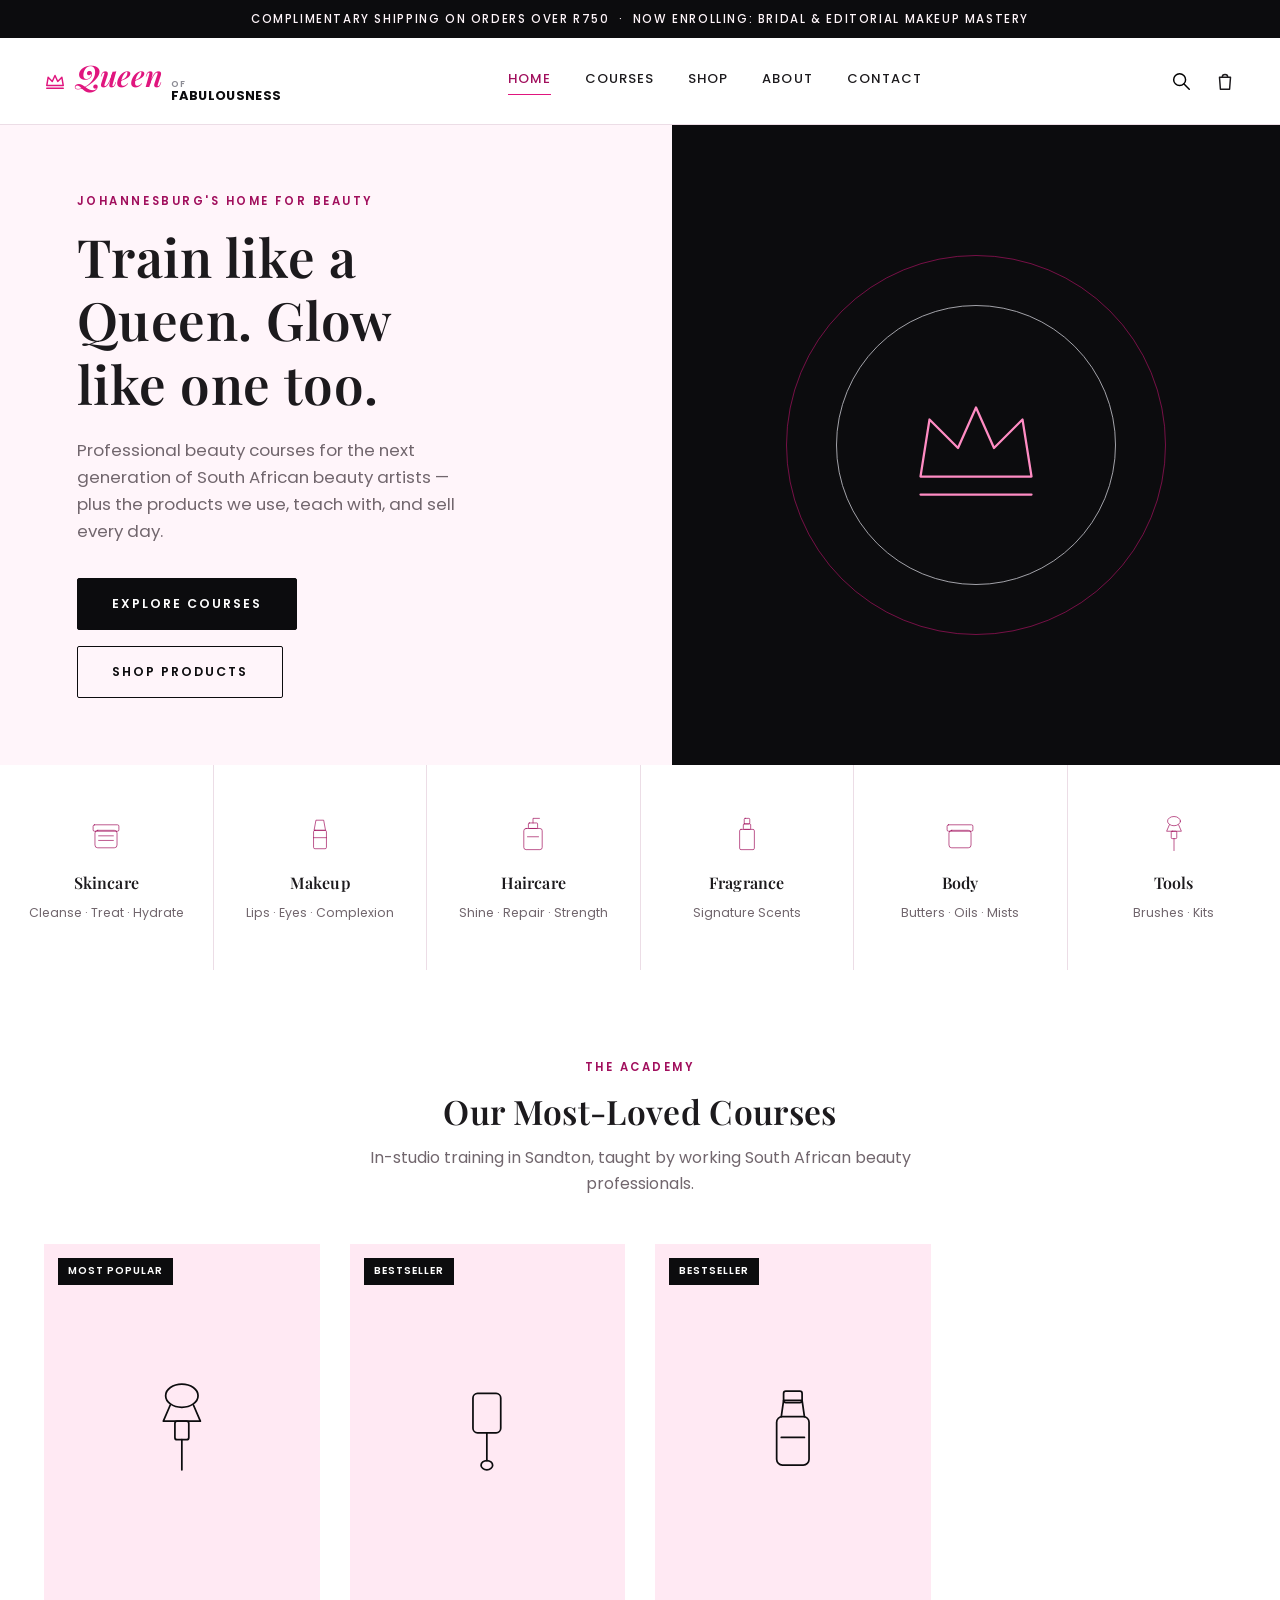
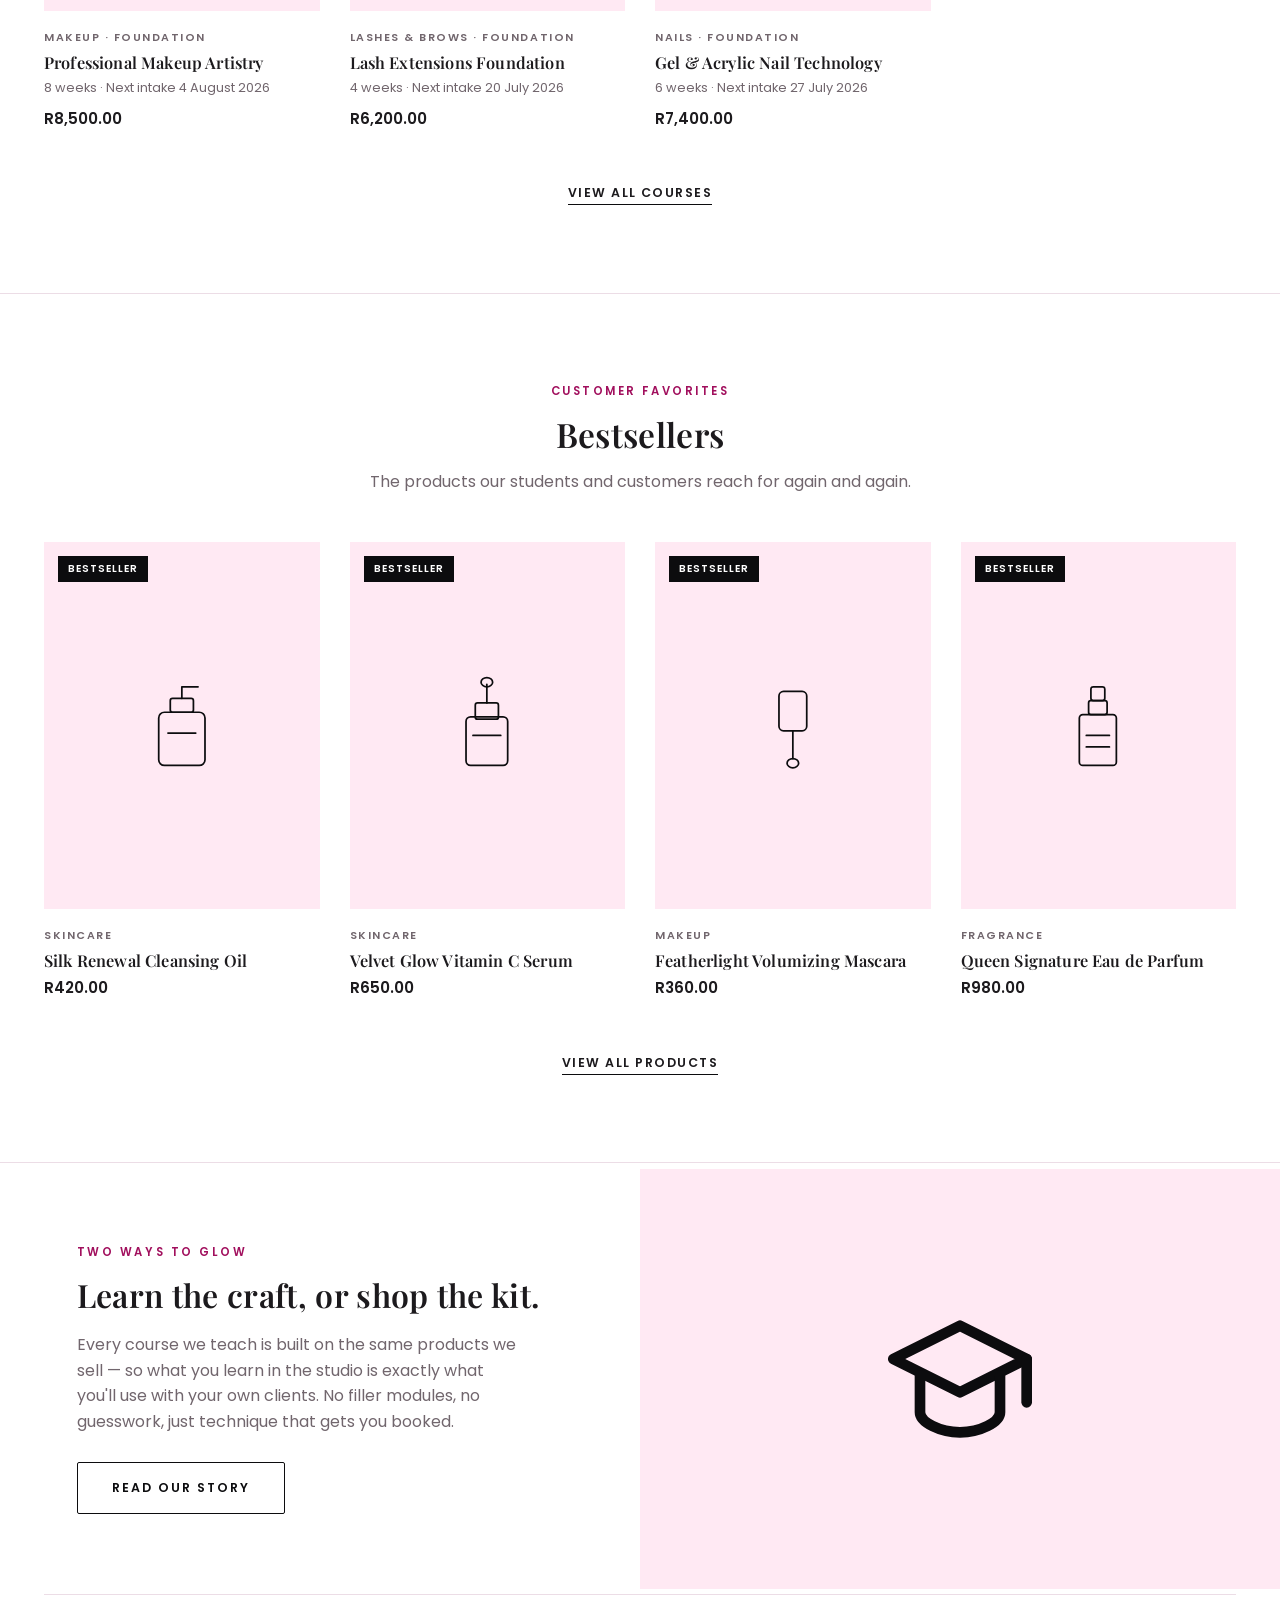
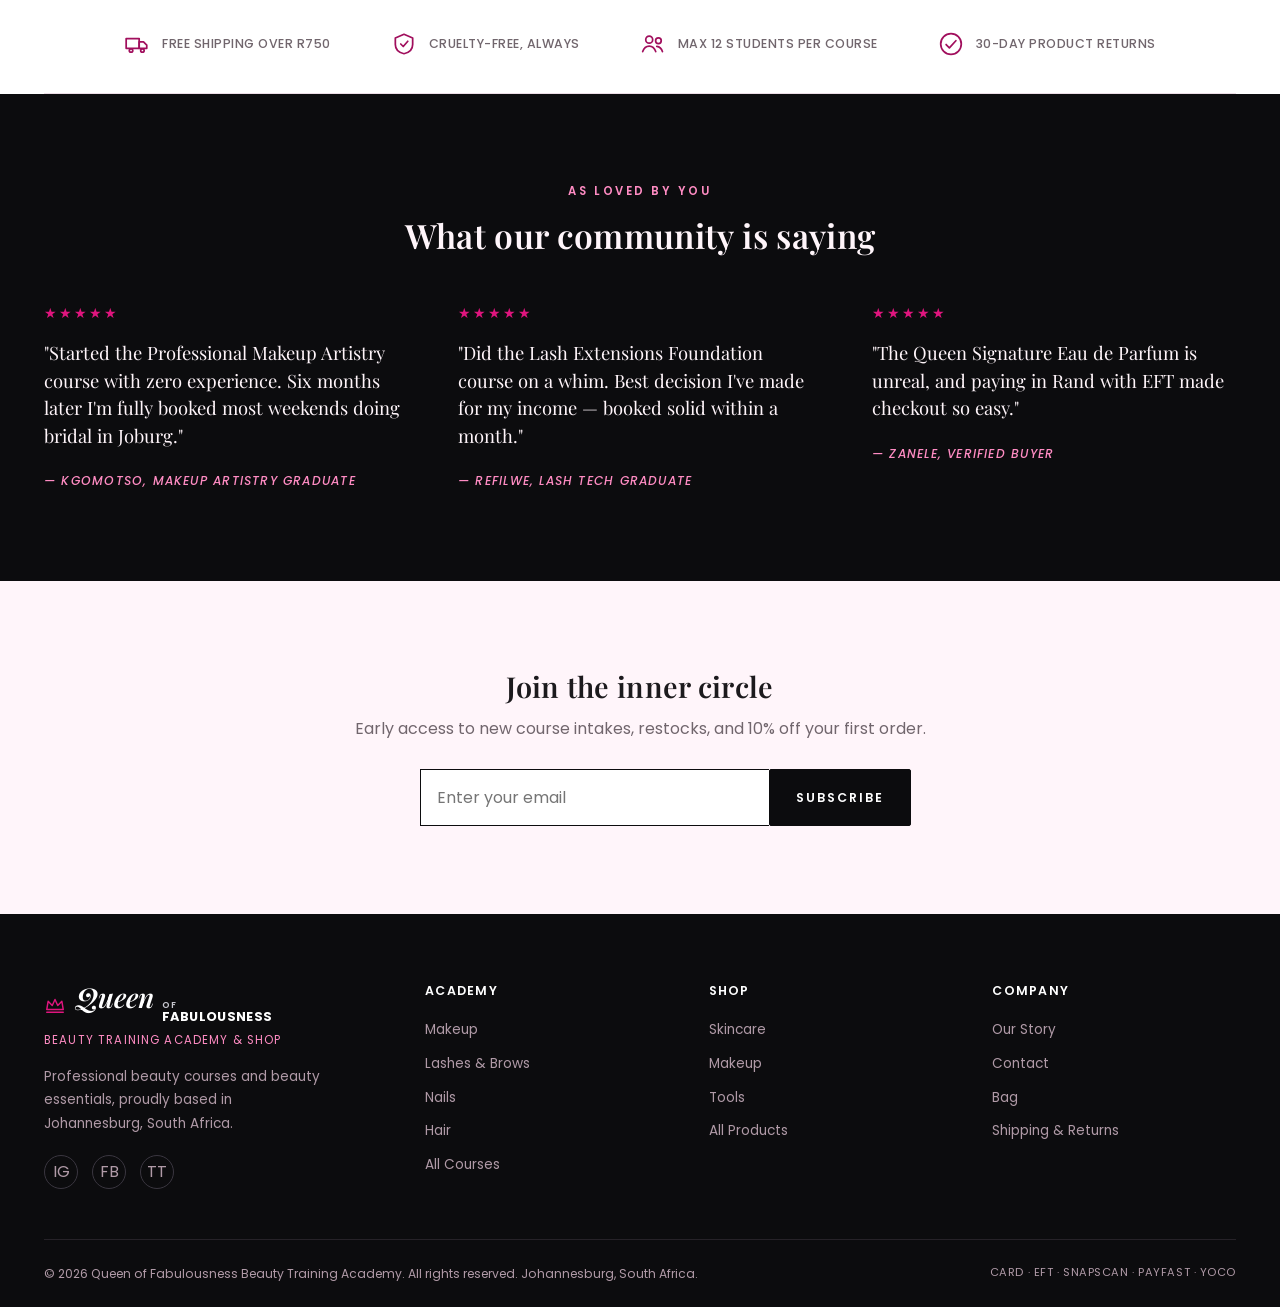
<file: index.html>
<!DOCTYPE html>
<html lang="en">
<head>
<meta charset="UTF-8" />
<meta name="viewport" content="width=device-width, initial-scale=1.0" />
<title>Queen of Fabulousness — Beauty Training Academy &amp; Shop, Johannesburg</title>
<meta name="description" content="Queen of Fabulousness is a Johannesburg-based beauty training academy and beauty shop — professional courses in makeup, lashes &amp; brows, nails, hair and skincare, plus our retail beauty essentials, priced in Rand." />
<link rel="icon" href="data:image/svg+xml,%3Csvg xmlns='http://www.w3.org/2000/svg' viewBox='0 0 32 32'%3E%3Ccircle cx='16' cy='16' r='14' fill='%23e0157e'/%3E%3C/svg%3E" />
<link rel="preconnect" href="https://fonts.googleapis.com" />
<link href="https://fonts.googleapis.com/css2?family=Playfair+Display:ital,wght@0,500;0,600;1,600&family=Poppins:wght@300;400;500;600;700&display=swap" rel="stylesheet" />
<link rel="stylesheet" href="css/style.css" />
</head>
<body>

<div class="announce">Complimentary shipping on orders over R750 &nbsp;·&nbsp; Now Enrolling: Bridal &amp; Editorial Makeup Mastery</div>

<header class="site-header">
  <div class="container nav-wrap">
    <a href="index.html" class="logo">
      <span class="icon-feature logo-crown"><svg viewBox="0 0 24 24" fill="none" stroke="currentColor" stroke-width="1.6" stroke-linecap="round" stroke-linejoin="round"><path d="M3 17 L4.5 8 L9 12.5 L12 6 L15 12.5 L19.5 8 L21 17 Z"/><line x1="3" y1="20" x2="21" y2="20"/></svg></span>
      <span class="logo-script">Queen</span>
      <span class="logo-stack"><span class="logo-of">Of</span><span class="logo-fab">Fabulousness</span></span>
    </a>
    <nav class="main-nav">
      <a href="index.html">Home</a>
      <a href="courses.html">Courses</a>
      <a href="shop.html">Shop</a>
      <a href="about.html">About</a>
      <a href="contact.html">Contact</a>
    </nav>
    <div class="nav-actions">
      <div class="search-box" id="search-box">
        <form id="search-form">
          <input type="text" name="q" placeholder="Search products…" aria-label="Search products" />
        </form>
      </div>
      <button class="icon-btn" id="search-toggle" aria-label="Toggle search">
        <svg viewBox="0 0 24 24" fill="none" stroke="currentColor" stroke-width="1.6" stroke-linecap="round" stroke-linejoin="round"><circle cx="10.5" cy="10.5" r="6.5"/><line x1="15.3" y1="15.3" x2="21" y2="21"/></svg>
      </button>
      <a href="cart.html" class="icon-btn" aria-label="View bag">
        <svg viewBox="0 0 24 24" fill="none" stroke="currentColor" stroke-width="1.6" stroke-linecap="round" stroke-linejoin="round"><path d="M6 8 h12 l-1 13 H7 z"/><path d="M9 8 a3 3 0 0 1 6 0"/></svg>
        <span class="cart-count" data-count="0">0</span>
      </a>
      <button class="nav-toggle" aria-label="Toggle menu"><span></span><span></span><span></span></button>
    </div>
  </div>
</header>

<main>

  <!-- Hero -->
  <section class="hero" style="padding:0;">
    <div class="hero-copy">
      <span class="eyebrow">Johannesburg's Home For Beauty</span>
      <h1>Train like a Queen. Glow like one too.</h1>
      <p>Professional beauty courses for the next generation of South African beauty artists — plus the products we use, teach with, and sell every day.</p>
      <div class="hero-actions">
        <a href="courses.html" class="btn btn-primary">Explore Courses</a>
        <a href="shop.html" class="btn btn-outline">Shop Products</a>
      </div>
    </div>
    <div class="hero-visual">
      <div class="ring r1"></div>
      <div class="ring r2"></div>
      <span class="icon-feature" style="width:150px;height:150px;color:#ff8cc3;position:relative;z-index:2;">
        <svg viewBox="0 0 100 100" fill="none" stroke="currentColor" stroke-width="1.5" stroke-linecap="round" stroke-linejoin="round"><path d="M13 71 L19 33 L38 52 L50 25 L62 52 L81 33 L87 71 Z"/><line x1="13" y1="83" x2="87" y2="83"/></svg>
      </span>
    </div>
  </section>

  <!-- Category strip -->
  <div class="cat-grid">
    <a href="shop.html?category=Skincare" class="cat-card">
      <span class="icon-feature" style="width:46px;height:46px;color:#a10f5d;display:block;margin:0 auto 16px;">
        <svg viewBox="0 0 100 100" fill="none" stroke="currentColor" stroke-width="1.5" stroke-linecap="round" stroke-linejoin="round"><rect x="26" y="42" width="48" height="38" rx="6"/><rect x="22" y="30" width="56" height="14" rx="3"/><line x1="34" y1="54" x2="66" y2="54"/><line x1="34" y1="64" x2="66" y2="64"/></svg>
      </span>
      <h3>Skincare</h3><span>Cleanse · Treat · Hydrate</span>
    </a>
    <a href="shop.html?category=Makeup" class="cat-card">
      <span class="icon-feature" style="width:46px;height:46px;color:#a10f5d;display:block;margin:0 auto 16px;">
        <svg viewBox="0 0 100 100" fill="none" stroke="currentColor" stroke-width="1.5" stroke-linecap="round" stroke-linejoin="round"><path d="M42 20 l16 0 l4 22 l-24 0 z"/><rect x="36" y="42" width="28" height="40" rx="3"/><line x1="36" y1="58" x2="64" y2="58"/></svg>
      </span>
      <h3>Makeup</h3><span>Lips · Eyes · Complexion</span>
    </a>
    <a href="shop.html?category=Haircare" class="cat-card">
      <span class="icon-feature" style="width:46px;height:46px;color:#a10f5d;display:block;margin:0 auto 16px;">
        <svg viewBox="0 0 100 100" fill="none" stroke="currentColor" stroke-width="1.5" stroke-linecap="round" stroke-linejoin="round"><rect x="30" y="38" width="40" height="46" rx="5"/><rect x="40" y="26" width="20" height="12" rx="2"/><path d="M50 26 v-10 h14"/><line x1="38" y1="56" x2="62" y2="56"/></svg>
      </span>
      <h3>Haircare</h3><span>Shine · Repair · Strength</span>
    </a>
    <a href="shop.html?category=Fragrance" class="cat-card">
      <span class="icon-feature" style="width:46px;height:46px;color:#a10f5d;display:block;margin:0 auto 16px;">
        <svg viewBox="0 0 100 100" fill="none" stroke="currentColor" stroke-width="1.5" stroke-linecap="round" stroke-linejoin="round"><rect x="34" y="40" width="32" height="44" rx="3"/><rect x="42" y="28" width="16" height="12" rx="2"/><rect x="44" y="16" width="12" height="12" rx="2"/></svg>
      </span>
      <h3>Fragrance</h3><span>Signature Scents</span>
    </a>
    <a href="shop.html?category=Body" class="cat-card">
      <span class="icon-feature" style="width:46px;height:46px;color:#a10f5d;display:block;margin:0 auto 16px;">
        <svg viewBox="0 0 100 100" fill="none" stroke="currentColor" stroke-width="1.5" stroke-linecap="round" stroke-linejoin="round"><rect x="26" y="42" width="48" height="38" rx="6"/><rect x="22" y="30" width="56" height="14" rx="3"/></svg>
      </span>
      <h3>Body</h3><span>Butters · Oils · Mists</span>
    </a>
    <a href="shop.html?category=Tools" class="cat-card">
      <span class="icon-feature" style="width:46px;height:46px;color:#a10f5d;display:block;margin:0 auto 16px;">
        <svg viewBox="0 0 100 100" fill="none" stroke="currentColor" stroke-width="1.5" stroke-linecap="round" stroke-linejoin="round"><ellipse cx="50" cy="22" rx="14" ry="10"/><path d="M40 30 l-6 14 h32 l-6-14"/><rect x="44" y="44" width="12" height="16" rx="2"/><line x1="50" y1="60" x2="50" y2="86"/></svg>
      </span>
      <h3>Tools</h3><span>Brushes · Kits</span>
    </a>
  </div>

  <!-- Featured courses -->
  <section>
    <div class="container">
      <div class="section-head">
        <span class="eyebrow">The Academy</span>
        <h2>Our Most-Loved Courses</h2>
        <p>In-studio training in Sandton, taught by working South African beauty professionals.</p>
      </div>
      <div class="product-grid" id="featured-courses-grid"></div>
      <div class="text-center" style="margin-top:48px;">
        <a href="courses.html" class="text-link">View All Courses</a>
      </div>
    </div>
  </section>

  <div class="divider"></div>

  <!-- Bestsellers -->
  <section>
    <div class="container">
      <div class="section-head">
        <span class="eyebrow">Customer Favorites</span>
        <h2>Bestsellers</h2>
        <p>The products our students and customers reach for again and again.</p>
      </div>
      <div class="product-grid" id="featured-grid"></div>
      <div class="text-center" style="margin-top:48px;">
        <a href="shop.html" class="text-link">View All Products</a>
      </div>
    </div>
  </section>

  <div class="divider"></div>

  <!-- Brand story split -->
  <section class="split-banner" style="padding:0;">
    <div class="panel">
      <span class="eyebrow">Two Ways To Glow</span>
      <h2 style="font-size:2rem;margin-bottom:18px;">Learn the craft, or shop the kit.</h2>
      <p style="color:#71666d;margin-bottom:28px;max-width:440px;">Every course we teach is built on the same products we sell — so what you learn in the studio is exactly what you'll use with your own clients. No filler modules, no guesswork, just technique that gets you booked.</p>
      <a href="about.html" class="btn btn-outline">Read Our Story</a>
    </div>
    <div class="visual-panel">
      <span class="icon-feature" style="width:160px;height:160px;color:#0c0c0e;">
        <svg viewBox="0 0 24 24" fill="none" stroke="currentColor" stroke-width="1.6" stroke-linecap="round" stroke-linejoin="round"><path d="M2 9 L12 4 L22 9 L12 14 Z"/><path d="M6 11.5 V17 C6 18.5 9 20 12 20 C15 20 18 18.5 18 17 V11.5"/><line x1="22" y1="9" x2="22" y2="15.5"/></svg>
      </span>
    </div>
  </section>

  <!-- Badge strip -->
  <div class="container">
    <div class="badge-strip">
      <div class="badge-strip-item">
        <span class="icon-feature"><svg viewBox="0 0 24 24" fill="none" stroke="currentColor" stroke-width="1.6" stroke-linecap="round" stroke-linejoin="round"><rect x="2" y="7" width="12" height="9"/><path d="M14 10 h4 l3 3 v3 h-7 z"/><circle cx="6.5" cy="18" r="1.6"/><circle cx="17" cy="18" r="1.6"/></svg></span>
        Free Shipping Over R750
      </div>
      <div class="badge-strip-item">
        <span class="icon-feature"><svg viewBox="0 0 24 24" fill="none" stroke="currentColor" stroke-width="1.6" stroke-linecap="round" stroke-linejoin="round"><path d="M12 3 l8 3.5 v6 C20 17 16.5 20 12 21 C7.5 20 4 17 4 12.5 v-6 Z"/><path d="M9 12 l2.3 2.3 L15.5 9.5"/></svg></span>
        Cruelty-Free, Always
      </div>
      <div class="badge-strip-item">
        <span class="icon-feature"><svg viewBox="0 0 24 24" fill="none" stroke="currentColor" stroke-width="1.6" stroke-linecap="round" stroke-linejoin="round"><circle cx="8.5" cy="8" r="3.2"/><path d="M2.5 19 c1.2-3.6 3.8-5 6-5 s4.8 1.4 6 5"/><circle cx="17" cy="9" r="2.6"/><path d="M15.5 14.2 c2.4 0.3 4.3 1.7 5.2 4.8"/></svg></span>
        Max 12 Students Per Course
      </div>
      <div class="badge-strip-item">
        <span class="icon-feature"><svg viewBox="0 0 24 24" fill="none" stroke="currentColor" stroke-width="1.6" stroke-linecap="round" stroke-linejoin="round"><circle cx="12" cy="12" r="9.5"/><path d="M7.5 12.5 l3 3 6-6.5"/></svg></span>
        30-Day Product Returns
      </div>
    </div>
  </div>

  <!-- Testimonials -->
  <section class="testimonial-strip">
    <div class="container">
      <div class="section-head" style="max-width:600px;">
        <span class="eyebrow gold" style="color:#ff8cc3;">As Loved By You</span>
        <h2 style="color:#fff5fa;">What our community is saying</h2>
      </div>
      <div class="testimonial-grid">
        <div class="testimonial">
          <div class="stars">★★★★★</div>
          <blockquote>"Started the Professional Makeup Artistry course with zero experience. Six months later I'm fully booked most weekends doing bridal in Joburg."</blockquote>
          <cite>— Kgomotso, Makeup Artistry Graduate</cite>
        </div>
        <div class="testimonial">
          <div class="stars">★★★★★</div>
          <blockquote>"Did the Lash Extensions Foundation course on a whim. Best decision I've made for my income — booked solid within a month."</blockquote>
          <cite>— Refilwe, Lash Tech Graduate</cite>
        </div>
        <div class="testimonial">
          <div class="stars">★★★★★</div>
          <blockquote>"The Queen Signature Eau de Parfum is unreal, and paying in Rand with EFT made checkout so easy."</blockquote>
          <cite>— Zanele, Verified Buyer</cite>
        </div>
      </div>
    </div>
  </section>

  <!-- Newsletter -->
  <section class="newsletter">
    <div class="container">
      <h2>Join the inner circle</h2>
      <p>Early access to new course intakes, restocks, and 10% off your first order.</p>
      <form class="newsletter-form">
        <input type="email" placeholder="Enter your email" required aria-label="Email address" />
        <button type="submit" class="btn btn-primary">Subscribe</button>
      </form>
      <p class="newsletter-msg">You're on the list — welcome to Queen of Fabulousness. Check your inbox for your code.</p>
    </div>
  </section>

</main>

<footer class="site-footer">
  <div class="container">
    <div class="footer-grid">
      <div>
        <div class="footer-logo-wrap">
          <span class="icon-feature logo-crown"><svg viewBox="0 0 24 24" fill="none" stroke="currentColor" stroke-width="1.6" stroke-linecap="round" stroke-linejoin="round"><path d="M3 17 L4.5 8 L9 12.5 L12 6 L15 12.5 L19.5 8 L21 17 Z"/><line x1="3" y1="20" x2="21" y2="20"/></svg></span>
          <span class="footer-logo-script">Queen</span>
          <span class="footer-logo-stack"><span class="logo-of">Of</span><span class="logo-fab">Fabulousness</span></span>
        </div>
        <span class="footer-tagline">Beauty Training Academy &amp; Shop</span>
        <p>Professional beauty courses and beauty essentials, proudly based in Johannesburg, South Africa.</p>
        <div class="social-row">
          <a href="#" aria-label="Instagram">IG</a>
          <a href="#" aria-label="Facebook">FB</a>
          <a href="#" aria-label="TikTok">TT</a>
        </div>
      </div>
      <div>
        <h4>Academy</h4>
        <ul>
          <li><a href="courses.html?category=Makeup">Makeup</a></li>
          <li><a href="courses.html?category=Lashes+%26+Brows">Lashes &amp; Brows</a></li>
          <li><a href="courses.html?category=Nails">Nails</a></li>
          <li><a href="courses.html?category=Hair">Hair</a></li>
          <li><a href="courses.html">All Courses</a></li>
        </ul>
      </div>
      <div>
        <h4>Shop</h4>
        <ul>
          <li><a href="shop.html?category=Skincare">Skincare</a></li>
          <li><a href="shop.html?category=Makeup">Makeup</a></li>
          <li><a href="shop.html?category=Tools">Tools</a></li>
          <li><a href="shop.html">All Products</a></li>
        </ul>
      </div>
      <div>
        <h4>Company</h4>
        <ul>
          <li><a href="about.html">Our Story</a></li>
          <li><a href="contact.html">Contact</a></li>
          <li><a href="cart.html">Bag</a></li>
          <li><a href="contact.html">Shipping &amp; Returns</a></li>
        </ul>
      </div>
    </div>
    <div class="footer-bottom">
      <span>© 2026 Queen of Fabulousness Beauty Training Academy. All rights reserved. Johannesburg, South Africa.</span>
      <span class="pay-icons">CARD · EFT · SNAPSCAN · PAYFAST · YOCO</span>
    </div>
  </div>
</footer>

<script src="js/icons.js"></script>
<script src="js/products.js"></script>
<script src="js/courses.js"></script>
<script src="js/cart.js"></script>
<script src="js/main.js"></script>
</body>
</html>
</file>
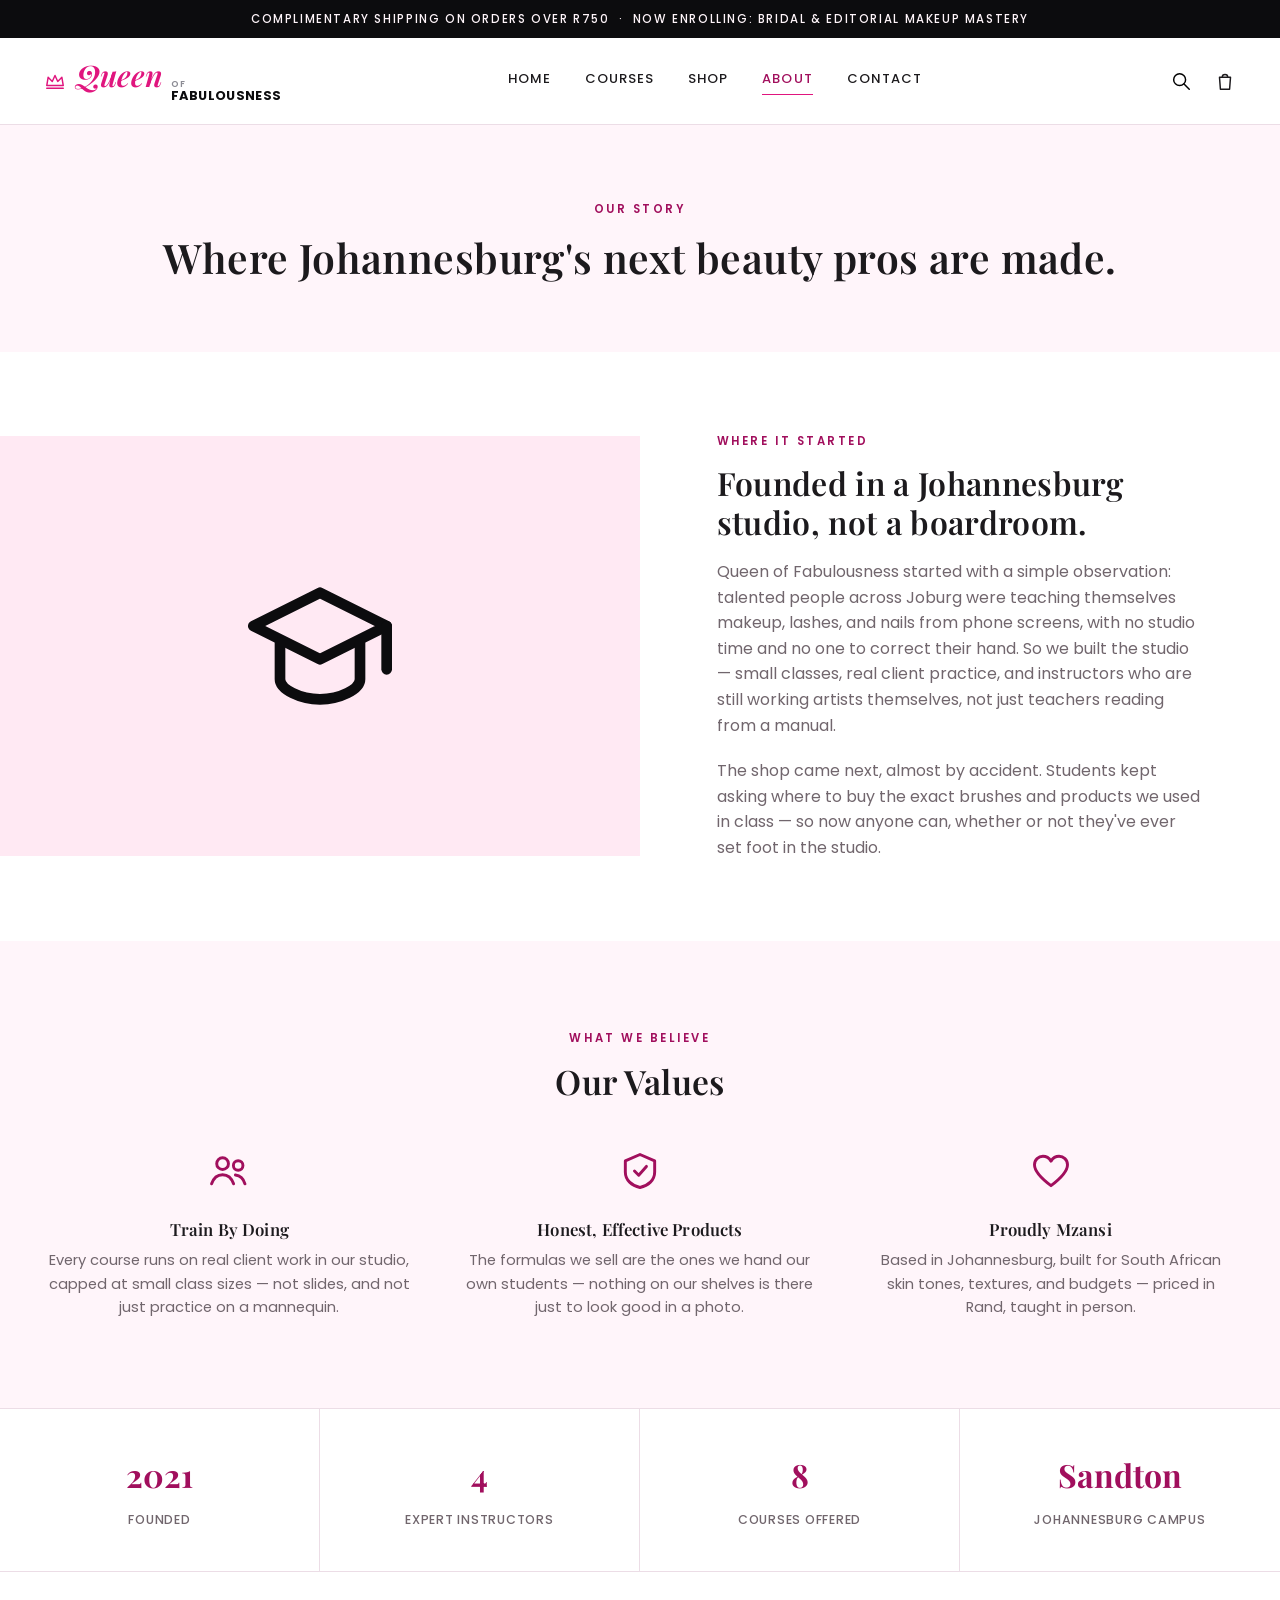
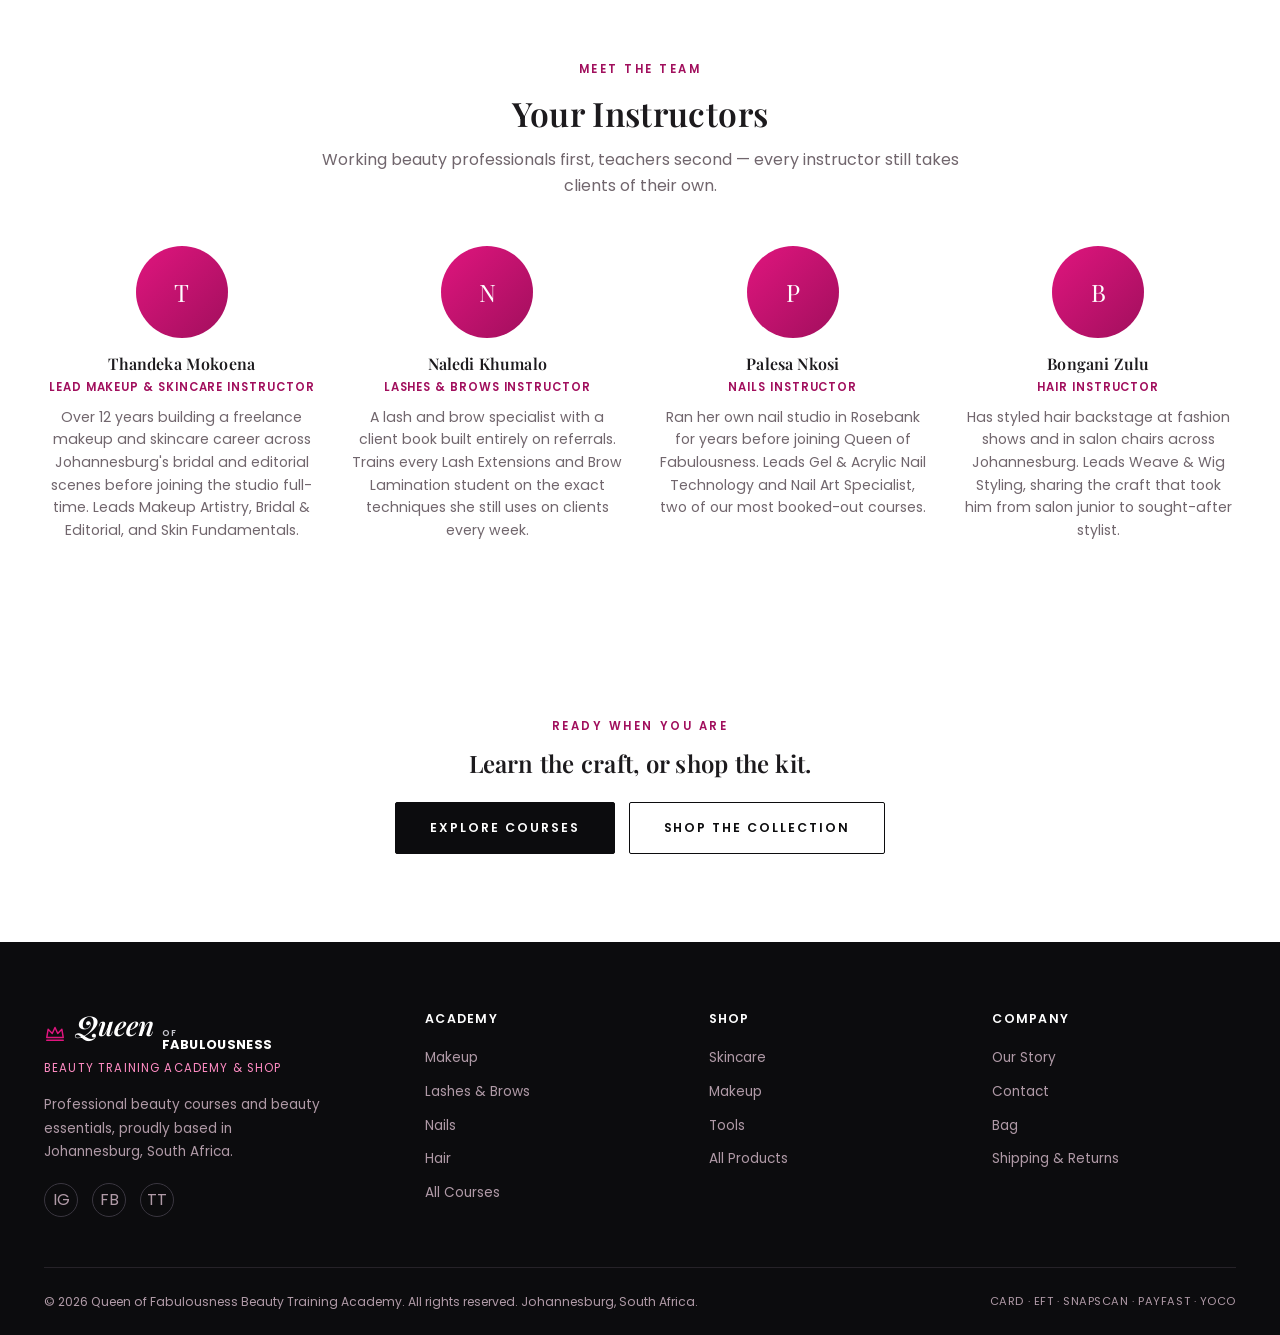
<file: about.html>
<!DOCTYPE html>
<html lang="en">
<head>
<meta charset="UTF-8" />
<meta name="viewport" content="width=device-width, initial-scale=1.0" />
<title>Our Story — Queen of Fabulousness</title>
<meta name="description" content="Queen of Fabulousness is a Johannesburg beauty training academy and beauty shop, founded to teach real, bookable skills and sell the products behind them." />
<link rel="icon" href="data:image/svg+xml,%3Csvg xmlns='http://www.w3.org/2000/svg' viewBox='0 0 32 32'%3E%3Ccircle cx='16' cy='16' r='14' fill='%23e0157e'/%3E%3C/svg%3E" />
<link rel="preconnect" href="https://fonts.googleapis.com" />
<link href="https://fonts.googleapis.com/css2?family=Playfair+Display:ital,wght@0,500;0,600;1,600&family=Poppins:wght@300;400;500;600;700&display=swap" rel="stylesheet" />
<link rel="stylesheet" href="css/style.css" />
</head>
<body>

<div class="announce">Complimentary shipping on orders over R750 &nbsp;·&nbsp; Now Enrolling: Bridal &amp; Editorial Makeup Mastery</div>

<header class="site-header">
  <div class="container nav-wrap">
    <a href="index.html" class="logo">
      <span class="icon-feature logo-crown"><svg viewBox="0 0 24 24" fill="none" stroke="currentColor" stroke-width="1.6" stroke-linecap="round" stroke-linejoin="round"><path d="M3 17 L4.5 8 L9 12.5 L12 6 L15 12.5 L19.5 8 L21 17 Z"/><line x1="3" y1="20" x2="21" y2="20"/></svg></span>
      <span class="logo-script">Queen</span>
      <span class="logo-stack"><span class="logo-of">Of</span><span class="logo-fab">Fabulousness</span></span>
    </a>
    <nav class="main-nav">
      <a href="index.html">Home</a>
      <a href="courses.html">Courses</a>
      <a href="shop.html">Shop</a>
      <a href="about.html">About</a>
      <a href="contact.html">Contact</a>
    </nav>
    <div class="nav-actions">
      <div class="search-box" id="search-box">
        <form id="search-form">
          <input type="text" name="q" placeholder="Search products…" aria-label="Search products" />
        </form>
      </div>
      <button class="icon-btn" id="search-toggle" aria-label="Toggle search">
        <svg viewBox="0 0 24 24" fill="none" stroke="currentColor" stroke-width="1.6" stroke-linecap="round" stroke-linejoin="round"><circle cx="10.5" cy="10.5" r="6.5"/><line x1="15.3" y1="15.3" x2="21" y2="21"/></svg>
      </button>
      <a href="cart.html" class="icon-btn" aria-label="View bag">
        <svg viewBox="0 0 24 24" fill="none" stroke="currentColor" stroke-width="1.6" stroke-linecap="round" stroke-linejoin="round"><path d="M6 8 h12 l-1 13 H7 z"/><path d="M9 8 a3 3 0 0 1 6 0"/></svg>
        <span class="cart-count" data-count="0">0</span>
      </a>
      <button class="nav-toggle" aria-label="Toggle menu"><span></span><span></span><span></span></button>
    </div>
  </div>
</header>

<div class="page-hero">
  <span class="eyebrow">Our Story</span>
  <h1>Where Johannesburg's next beauty pros are made.</h1>
</div>

<section class="split-banner" style="padding:0;">
  <div class="visual-panel">
    <span class="icon-feature" style="width:160px;height:160px;color:#0c0c0e;">
      <svg viewBox="0 0 24 24" fill="none" stroke="currentColor" stroke-width="1.6" stroke-linecap="round" stroke-linejoin="round"><path d="M2 9 L12 4 L22 9 L12 14 Z"/><path d="M6 11.5 V17 C6 18.5 9 20 12 20 C15 20 18 18.5 18 17 V11.5"/><line x1="22" y1="9" x2="22" y2="15.5"/></svg>
    </span>
  </div>
  <div class="panel">
    <span class="eyebrow">Where It Started</span>
    <h2 style="font-size:2rem;margin-bottom:18px;">Founded in a Johannesburg studio, not a boardroom.</h2>
    <p style="color:#71666d;margin-bottom:20px;">Queen of Fabulousness started with a simple observation: talented people across Joburg were teaching themselves makeup, lashes, and nails from phone screens, with no studio time and no one to correct their hand. So we built the studio — small classes, real client practice, and instructors who are still working artists themselves, not just teachers reading from a manual.</p>
    <p style="color:#71666d;">The shop came next, almost by accident. Students kept asking where to buy the exact brushes and products we used in class — so now anyone can, whether or not they've ever set foot in the studio.</p>
  </div>
</section>

<section style="background:#fff5fa;">
  <div class="container">
    <div class="section-head">
      <span class="eyebrow">What We Believe</span>
      <h2>Our Values</h2>
    </div>
    <div class="values-grid">
      <div class="value-item">
        <span class="icon-feature">
          <svg viewBox="0 0 24 24" fill="none" stroke="currentColor" stroke-width="1.6" stroke-linecap="round" stroke-linejoin="round"><circle cx="8.5" cy="8" r="3.2"/><path d="M2.5 19 c1.2-3.6 3.8-5 6-5 s4.8 1.4 6 5"/><circle cx="17" cy="9" r="2.6"/><path d="M15.5 14.2 c2.4 0.3 4.3 1.7 5.2 4.8"/></svg>
        </span>
        <h3>Train By Doing</h3>
        <p>Every course runs on real client work in our studio, capped at small class sizes — not slides, and not just practice on a mannequin.</p>
      </div>
      <div class="value-item">
        <span class="icon-feature">
          <svg viewBox="0 0 24 24" fill="none" stroke="currentColor" stroke-width="1.6" stroke-linecap="round" stroke-linejoin="round"><path d="M12 3 l8 3.5 v6 C20 17 16.5 20 12 21 C7.5 20 4 17 4 12.5 v-6 Z"/><path d="M9 12 l2.3 2.3 L15.5 9.5"/></svg>
        </span>
        <h3>Honest, Effective Products</h3>
        <p>The formulas we sell are the ones we hand our own students — nothing on our shelves is there just to look good in a photo.</p>
      </div>
      <div class="value-item">
        <span class="icon-feature">
          <svg viewBox="0 0 24 24" fill="none" stroke="currentColor" stroke-width="1.6" stroke-linecap="round" stroke-linejoin="round"><path d="M12 20 C6 15.5 3 12.2 3 8.6 C3 5.8 5.2 4 7.6 4 C9.4 4 11 5 12 6.6 C13 5 14.6 4 16.4 4 C18.8 4 21 5.8 21 8.6 C21 12.2 18 15.5 12 20 Z"/></svg>
        </span>
        <h3>Proudly Mzansi</h3>
        <p>Based in Johannesburg, built for South African skin tones, textures, and budgets — priced in Rand, taught in person.</p>
      </div>
    </div>
  </div>
</section>

<div class="stat-row">
  <div><strong>2021</strong><span>Founded</span></div>
  <div><strong>4</strong><span>Expert Instructors</span></div>
  <div><strong>8</strong><span>Courses Offered</span></div>
  <div><strong>Sandton</strong><span>Johannesburg Campus</span></div>
</div>

<section>
  <div class="container">
    <div class="section-head">
      <span class="eyebrow">Meet The Team</span>
      <h2>Your Instructors</h2>
      <p>Working beauty professionals first, teachers second — every instructor still takes clients of their own.</p>
    </div>
    <div class="instructor-grid">
      <div class="instructor-card">
        <div class="instructor-avatar">T</div>
        <h3>Thandeka Mokoena</h3>
        <span class="role">Lead Makeup &amp; Skincare Instructor</span>
        <p>Over 12 years building a freelance makeup and skincare career across Johannesburg's bridal and editorial scenes before joining the studio full-time. Leads Makeup Artistry, Bridal &amp; Editorial, and Skin Fundamentals.</p>
      </div>
      <div class="instructor-card">
        <div class="instructor-avatar">N</div>
        <h3>Naledi Khumalo</h3>
        <span class="role">Lashes &amp; Brows Instructor</span>
        <p>A lash and brow specialist with a client book built entirely on referrals. Trains every Lash Extensions and Brow Lamination student on the exact techniques she still uses on clients every week.</p>
      </div>
      <div class="instructor-card">
        <div class="instructor-avatar">P</div>
        <h3>Palesa Nkosi</h3>
        <span class="role">Nails Instructor</span>
        <p>Ran her own nail studio in Rosebank for years before joining Queen of Fabulousness. Leads Gel &amp; Acrylic Nail Technology and Nail Art Specialist, two of our most booked-out courses.</p>
      </div>
      <div class="instructor-card">
        <div class="instructor-avatar">B</div>
        <h3>Bongani Zulu</h3>
        <span class="role">Hair Instructor</span>
        <p>Has styled hair backstage at fashion shows and in salon chairs across Johannesburg. Leads Weave &amp; Wig Styling, sharing the craft that took him from salon junior to sought-after stylist.</p>
      </div>
    </div>
  </div>
</section>

<section class="text-center">
  <div class="container">
    <span class="eyebrow">Ready When You Are</span>
    <h2 style="margin-bottom:24px;">Learn the craft, or shop the kit.</h2>
    <div style="display:flex;gap:14px;justify-content:center;flex-wrap:wrap;">
      <a href="courses.html" class="btn btn-primary">Explore Courses</a>
      <a href="shop.html" class="btn btn-outline">Shop the Collection</a>
    </div>
  </div>
</section>

<footer class="site-footer">
  <div class="container">
    <div class="footer-grid">
      <div>
        <div class="footer-logo-wrap">
          <span class="icon-feature logo-crown"><svg viewBox="0 0 24 24" fill="none" stroke="currentColor" stroke-width="1.6" stroke-linecap="round" stroke-linejoin="round"><path d="M3 17 L4.5 8 L9 12.5 L12 6 L15 12.5 L19.5 8 L21 17 Z"/><line x1="3" y1="20" x2="21" y2="20"/></svg></span>
          <span class="footer-logo-script">Queen</span>
          <span class="footer-logo-stack"><span class="logo-of">Of</span><span class="logo-fab">Fabulousness</span></span>
        </div>
        <span class="footer-tagline">Beauty Training Academy &amp; Shop</span>
        <p>Professional beauty courses and beauty essentials, proudly based in Johannesburg, South Africa.</p>
        <div class="social-row">
          <a href="#" aria-label="Instagram">IG</a>
          <a href="#" aria-label="Facebook">FB</a>
          <a href="#" aria-label="TikTok">TT</a>
        </div>
      </div>
      <div>
        <h4>Academy</h4>
        <ul>
          <li><a href="courses.html?category=Makeup">Makeup</a></li>
          <li><a href="courses.html?category=Lashes+%26+Brows">Lashes &amp; Brows</a></li>
          <li><a href="courses.html?category=Nails">Nails</a></li>
          <li><a href="courses.html?category=Hair">Hair</a></li>
          <li><a href="courses.html">All Courses</a></li>
        </ul>
      </div>
      <div>
        <h4>Shop</h4>
        <ul>
          <li><a href="shop.html?category=Skincare">Skincare</a></li>
          <li><a href="shop.html?category=Makeup">Makeup</a></li>
          <li><a href="shop.html?category=Tools">Tools</a></li>
          <li><a href="shop.html">All Products</a></li>
        </ul>
      </div>
      <div>
        <h4>Company</h4>
        <ul>
          <li><a href="about.html">Our Story</a></li>
          <li><a href="contact.html">Contact</a></li>
          <li><a href="cart.html">Bag</a></li>
          <li><a href="contact.html">Shipping &amp; Returns</a></li>
        </ul>
      </div>
    </div>
    <div class="footer-bottom">
      <span>© 2026 Queen of Fabulousness Beauty Training Academy. All rights reserved. Johannesburg, South Africa.</span>
      <span class="pay-icons">CARD · EFT · SNAPSCAN · PAYFAST · YOCO</span>
    </div>
  </div>
</footer>

<script src="js/icons.js"></script>
<script src="js/products.js"></script>
<script src="js/courses.js"></script>
<script src="js/cart.js"></script>
<script src="js/main.js"></script>
</body>
</html>
</file>
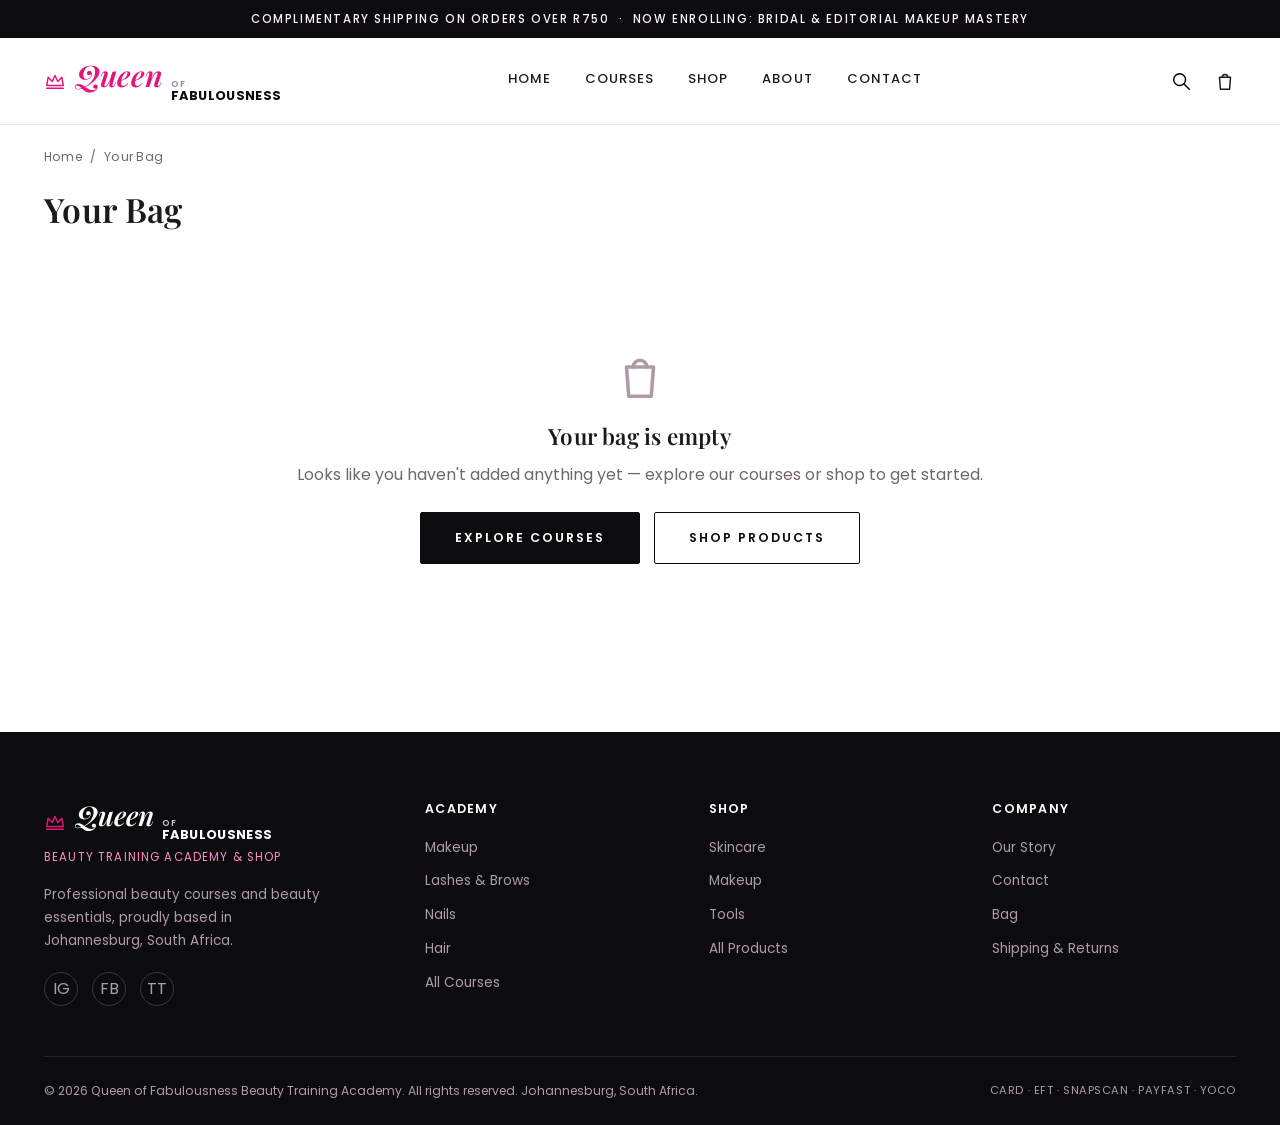
<file: cart.html>
<!DOCTYPE html>
<html lang="en">
<head>
<meta charset="UTF-8" />
<meta name="viewport" content="width=device-width, initial-scale=1.0" />
<title>Your Bag — Queen of Fabulousness</title>
<meta name="description" content="Review the courses and products in your Queen of Fabulousness bag." />
<link rel="icon" href="data:image/svg+xml,%3Csvg xmlns='http://www.w3.org/2000/svg' viewBox='0 0 32 32'%3E%3Ccircle cx='16' cy='16' r='14' fill='%23e0157e'/%3E%3C/svg%3E" />
<link rel="preconnect" href="https://fonts.googleapis.com" />
<link href="https://fonts.googleapis.com/css2?family=Playfair+Display:ital,wght@0,500;0,600;1,600&family=Poppins:wght@300;400;500;600;700&display=swap" rel="stylesheet" />
<link rel="stylesheet" href="css/style.css" />
</head>
<body>

<div class="announce">Complimentary shipping on orders over R750 &nbsp;·&nbsp; Now Enrolling: Bridal &amp; Editorial Makeup Mastery</div>

<header class="site-header">
  <div class="container nav-wrap">
    <a href="index.html" class="logo">
      <span class="icon-feature logo-crown"><svg viewBox="0 0 24 24" fill="none" stroke="currentColor" stroke-width="1.6" stroke-linecap="round" stroke-linejoin="round"><path d="M3 17 L4.5 8 L9 12.5 L12 6 L15 12.5 L19.5 8 L21 17 Z"/><line x1="3" y1="20" x2="21" y2="20"/></svg></span>
      <span class="logo-script">Queen</span>
      <span class="logo-stack"><span class="logo-of">Of</span><span class="logo-fab">Fabulousness</span></span>
    </a>
    <nav class="main-nav">
      <a href="index.html">Home</a>
      <a href="courses.html">Courses</a>
      <a href="shop.html">Shop</a>
      <a href="about.html">About</a>
      <a href="contact.html">Contact</a>
    </nav>
    <div class="nav-actions">
      <div class="search-box" id="search-box">
        <form id="search-form">
          <input type="text" name="q" placeholder="Search products…" aria-label="Search products" />
        </form>
      </div>
      <button class="icon-btn" id="search-toggle" aria-label="Toggle search">
        <svg viewBox="0 0 24 24" fill="none" stroke="currentColor" stroke-width="1.6" stroke-linecap="round" stroke-linejoin="round"><circle cx="10.5" cy="10.5" r="6.5"/><line x1="15.3" y1="15.3" x2="21" y2="21"/></svg>
      </button>
      <a href="cart.html" class="icon-btn active" aria-label="View bag">
        <svg viewBox="0 0 24 24" fill="none" stroke="currentColor" stroke-width="1.6" stroke-linecap="round" stroke-linejoin="round"><path d="M6 8 h12 l-1 13 H7 z"/><path d="M9 8 a3 3 0 0 1 6 0"/></svg>
        <span class="cart-count" data-count="0">0</span>
      </a>
      <button class="nav-toggle" aria-label="Toggle menu"><span></span><span></span><span></span></button>
    </div>
  </div>
</header>

<div class="container">
  <p class="breadcrumb"><a href="index.html">Home</a><span>/</span>Your Bag</p>
</div>

<section style="padding-top:0;">
  <div class="container">
    <div class="section-head align-left" style="margin-bottom:40px;">
      <h2>Your Bag</h2>
    </div>

    <div class="empty-state" id="cart-empty" style="display:none;">
      <span class="icon-feature" style="width:54px;height:54px;color:#b09aa7;margin:0 auto 20px;display:block;">
        <svg viewBox="0 0 24 24" fill="none" stroke="currentColor" stroke-width="1.6" stroke-linecap="round" stroke-linejoin="round"><path d="M6 8 h12 l-1 13 H7 z"/><path d="M9 8 a3 3 0 0 1 6 0"/></svg>
      </span>
      <h3>Your bag is empty</h3>
      <p>Looks like you haven't added anything yet — explore our courses or shop to get started.</p>
      <div style="display:flex;gap:14px;justify-content:center;margin-top:24px;flex-wrap:wrap;">
        <a href="courses.html" class="btn btn-primary">Explore Courses</a>
        <a href="shop.html" class="btn btn-outline">Shop Products</a>
      </div>
    </div>

    <div class="cart-layout" id="cart-layout">
      <table class="cart-table">
        <thead>
          <tr>
            <th>Item</th>
            <th>Price</th>
            <th>Quantity</th>
            <th>Total</th>
          </tr>
        </thead>
        <tbody id="cart-body"></tbody>
      </table>

      <div class="summary-box">
        <h3>Order Summary</h3>
        <div class="summary-row"><span>Subtotal</span><span id="summary-subtotal">R0.00</span></div>
        <div class="summary-row"><span>Shipping</span><span id="summary-shipping">Free</span></div>
        <div class="promo-row">
          <input type="text" placeholder="Promo code" aria-label="Promo code" />
          <button class="btn btn-outline btn-sm" type="button">Apply</button>
        </div>
        <div class="summary-row total"><span>Total</span><span id="summary-total">R0.00</span></div>
        <a href="checkout.html" class="btn btn-primary btn-block" style="margin-top:22px;">Proceed to Checkout</a>
        <a href="shop.html" class="text-link" style="display:block;text-align:center;margin-top:20px;">Continue Shopping</a>
      </div>
    </div>
  </div>
</section>

<footer class="site-footer">
  <div class="container">
    <div class="footer-grid">
      <div>
        <div class="footer-logo-wrap">
          <span class="icon-feature logo-crown"><svg viewBox="0 0 24 24" fill="none" stroke="currentColor" stroke-width="1.6" stroke-linecap="round" stroke-linejoin="round"><path d="M3 17 L4.5 8 L9 12.5 L12 6 L15 12.5 L19.5 8 L21 17 Z"/><line x1="3" y1="20" x2="21" y2="20"/></svg></span>
          <span class="footer-logo-script">Queen</span>
          <span class="footer-logo-stack"><span class="logo-of">Of</span><span class="logo-fab">Fabulousness</span></span>
        </div>
        <span class="footer-tagline">Beauty Training Academy &amp; Shop</span>
        <p>Professional beauty courses and beauty essentials, proudly based in Johannesburg, South Africa.</p>
        <div class="social-row">
          <a href="#" aria-label="Instagram">IG</a>
          <a href="#" aria-label="Facebook">FB</a>
          <a href="#" aria-label="TikTok">TT</a>
        </div>
      </div>
      <div>
        <h4>Academy</h4>
        <ul>
          <li><a href="courses.html?category=Makeup">Makeup</a></li>
          <li><a href="courses.html?category=Lashes+%26+Brows">Lashes &amp; Brows</a></li>
          <li><a href="courses.html?category=Nails">Nails</a></li>
          <li><a href="courses.html?category=Hair">Hair</a></li>
          <li><a href="courses.html">All Courses</a></li>
        </ul>
      </div>
      <div>
        <h4>Shop</h4>
        <ul>
          <li><a href="shop.html?category=Skincare">Skincare</a></li>
          <li><a href="shop.html?category=Makeup">Makeup</a></li>
          <li><a href="shop.html?category=Tools">Tools</a></li>
          <li><a href="shop.html">All Products</a></li>
        </ul>
      </div>
      <div>
        <h4>Company</h4>
        <ul>
          <li><a href="about.html">Our Story</a></li>
          <li><a href="contact.html">Contact</a></li>
          <li><a href="cart.html">Bag</a></li>
          <li><a href="contact.html">Shipping &amp; Returns</a></li>
        </ul>
      </div>
    </div>
    <div class="footer-bottom">
      <span>© 2026 Queen of Fabulousness Beauty Training Academy. All rights reserved. Johannesburg, South Africa.</span>
      <span class="pay-icons">CARD · EFT · SNAPSCAN · PAYFAST · YOCO</span>
    </div>
  </div>
</footer>

<script src="js/icons.js"></script>
<script src="js/products.js"></script>
<script src="js/courses.js"></script>
<script src="js/cart.js"></script>
<script src="js/main.js"></script>
</body>
</html>
</file>
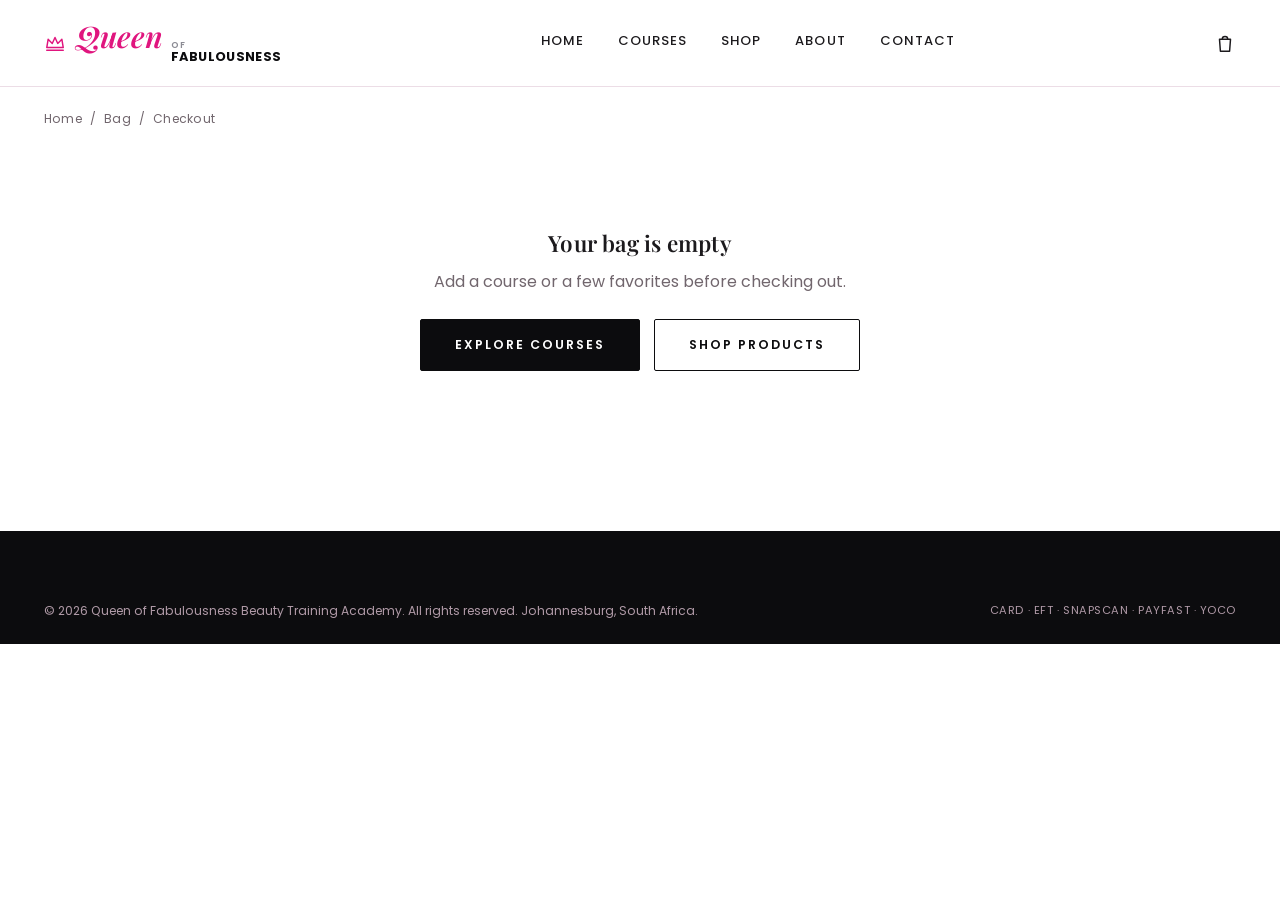
<file: checkout.html>
<!DOCTYPE html>
<html lang="en">
<head>
<meta charset="UTF-8" />
<meta name="viewport" content="width=device-width, initial-scale=1.0" />
<title>Checkout — Queen of Fabulousness</title>
<meta name="description" content="Complete your Queen of Fabulousness order or course enrollment." />
<link rel="icon" href="data:image/svg+xml,%3Csvg xmlns='http://www.w3.org/2000/svg' viewBox='0 0 32 32'%3E%3Ccircle cx='16' cy='16' r='14' fill='%23e0157e'/%3E%3C/svg%3E" />
<link rel="preconnect" href="https://fonts.googleapis.com" />
<link href="https://fonts.googleapis.com/css2?family=Playfair+Display:ital,wght@0,500;0,600;1,600&family=Poppins:wght@300;400;500;600;700&display=swap" rel="stylesheet" />
<link rel="stylesheet" href="css/style.css" />
</head>
<body>

<header class="site-header">
  <div class="container nav-wrap">
    <a href="index.html" class="logo">
      <span class="icon-feature logo-crown"><svg viewBox="0 0 24 24" fill="none" stroke="currentColor" stroke-width="1.6" stroke-linecap="round" stroke-linejoin="round"><path d="M3 17 L4.5 8 L9 12.5 L12 6 L15 12.5 L19.5 8 L21 17 Z"/><line x1="3" y1="20" x2="21" y2="20"/></svg></span>
      <span class="logo-script">Queen</span>
      <span class="logo-stack"><span class="logo-of">Of</span><span class="logo-fab">Fabulousness</span></span>
    </a>
    <nav class="main-nav">
      <a href="index.html">Home</a>
      <a href="courses.html">Courses</a>
      <a href="shop.html">Shop</a>
      <a href="about.html">About</a>
      <a href="contact.html">Contact</a>
    </nav>
    <div class="nav-actions">
      <a href="cart.html" class="icon-btn" aria-label="View bag">
        <svg viewBox="0 0 24 24" fill="none" stroke="currentColor" stroke-width="1.6" stroke-linecap="round" stroke-linejoin="round"><path d="M6 8 h12 l-1 13 H7 z"/><path d="M9 8 a3 3 0 0 1 6 0"/></svg>
        <span class="cart-count" data-count="0">0</span>
      </a>
    </div>
  </div>
</header>

<div id="checkout-root">
  <div class="container">
    <p class="breadcrumb"><a href="index.html">Home</a><span>/</span><a href="cart.html">Bag</a><span>/</span>Checkout</p>

    <div class="empty-state" id="checkout-empty" style="display:none;">
      <h3>Your bag is empty</h3>
      <p>Add a course or a few favorites before checking out.</p>
      <div style="display:flex;gap:14px;justify-content:center;margin-top:24px;flex-wrap:wrap;">
        <a href="courses.html" class="btn btn-primary">Explore Courses</a>
        <a href="shop.html" class="btn btn-outline">Shop Products</a>
      </div>
    </div>

    <div id="checkout-form-section">
      <div class="checkout-layout">
        <div>
          <h1 style="font-size:1.9rem;margin-bottom:34px;">Checkout</h1>
          <form id="checkout-form">

            <div class="checkout-section">
              <h2><span class="step-num">1</span>Contact</h2>
              <div class="field">
                <label for="cf-email">Email Address</label>
                <input type="email" id="cf-email" required placeholder="you@example.com" />
              </div>
            </div>

            <div class="checkout-section">
              <h2><span class="step-num">2</span>Billing &amp; Delivery Address</h2>
              <div class="form-grid">
                <div class="field"><label for="cf-first">First Name</label><input type="text" id="cf-first" required /></div>
                <div class="field"><label for="cf-last">Last Name</label><input type="text" id="cf-last" required /></div>
                <div class="field full"><label for="cf-address">Address</label><input type="text" id="cf-address" required placeholder="Street address" /></div>
                <div class="field"><label for="cf-city">City / Suburb</label><input type="text" id="cf-city" required placeholder="e.g. Sandton" /></div>
                <div class="field"><label for="cf-state">Province</label>
                  <select id="cf-state">
                    <option>Gauteng</option>
                    <option>Western Cape</option>
                    <option>KwaZulu-Natal</option>
                    <option>Eastern Cape</option>
                    <option>Free State</option>
                    <option>Limpopo</option>
                    <option>Mpumalanga</option>
                    <option>North West</option>
                    <option>Northern Cape</option>
                  </select>
                </div>
                <div class="field"><label for="cf-zip">Postal Code</label><input type="text" id="cf-zip" required placeholder="e.g. 2196" /></div>
                <div class="field"><label for="cf-country">Country</label>
                  <select id="cf-country">
                    <option selected>South Africa</option>
                    <option>Namibia</option>
                    <option>Botswana</option>
                    <option>eSwatini</option>
                    <option>Lesotho</option>
                    <option>Other</option>
                  </select>
                </div>
              </div>
            </div>

            <div class="checkout-section">
              <h2><span class="step-num">3</span>Payment</h2>
              <p class="skeleton-note" style="text-align:left;margin-bottom:20px;">Demo checkout — no real payment is processed. Connect a South African gateway like PayFast, Yoco, or SnapScan to accept live payments.</p>

              <div class="field full" style="margin-bottom:18px;">
                <label for="cf-pay-method">Payment Method</label>
                <select id="cf-pay-method">
                  <option value="Card">Credit / Debit Card</option>
                  <option value="EFT">Instant EFT</option>
                  <option value="SnapScan">SnapScan</option>
                  <option value="PayFast">PayFast</option>
                  <option value="Yoco">Yoco</option>
                </select>
              </div>

              <p class="pay-redirect-note" id="pay-redirect-note"></p>

              <div class="form-grid" id="cf-card-fields">
                <div class="field full"><label for="cf-card-name">Name on Card</label><input type="text" id="cf-card-name" required /></div>
                <div class="field full"><label for="cf-card-number">Card Number</label><input type="text" id="cf-card-number" required placeholder="•••• •••• •••• ••••" inputmode="numeric" /></div>
                <div class="field"><label for="cf-card-exp">Expiry (MM/YY)</label><input type="text" id="cf-card-exp" required placeholder="MM/YY" /></div>
                <div class="field"><label for="cf-card-cvc">CVC</label><input type="text" id="cf-card-cvc" required placeholder="•••" inputmode="numeric" /></div>
              </div>
            </div>

            <button type="submit" class="btn btn-primary btn-block" style="margin-top:10px;">Place Order</button>
          </form>
        </div>

        <div class="summary-box">
          <h3>Order Summary</h3>
          <div id="checkout-order-lines" style="margin-bottom:18px;"></div>
          <div class="summary-row"><span>Subtotal</span><span id="checkout-subtotal">R0.00</span></div>
          <div class="summary-row"><span>Shipping</span><span id="checkout-shipping">Free</span></div>
          <div class="summary-row total"><span>Total</span><span id="checkout-total">R0.00</span></div>
        </div>
      </div>
    </div>

    <div class="confirm-box" id="checkout-confirm" style="display:none;">
      <span class="icon-feature">
        <svg viewBox="0 0 24 24" fill="none" stroke="currentColor" stroke-width="1.6" stroke-linecap="round" stroke-linejoin="round"><circle cx="12" cy="12" r="9.5"/><path d="M7.5 12.5 l3 3 6-6.5"/></svg>
      </span>
      <h2>Thank you</h2>
      <p>Your order/enrollment has been placed. A confirmation would normally be sent to your email once this site is connected to a live order and payment system.</p>
      <p class="order-num">Order No. <span id="order-number">—</span></p>
      <a href="shop.html" class="btn btn-outline" style="margin-top:30px;">Continue Shopping</a>
    </div>
  </div>
</div>

<footer class="site-footer" style="margin-top:80px;">
  <div class="container">
    <div class="footer-bottom" style="border-top:none;padding-top:0;">
      <span>© 2026 Queen of Fabulousness Beauty Training Academy. All rights reserved. Johannesburg, South Africa.</span>
      <span class="pay-icons">CARD · EFT · SNAPSCAN · PAYFAST · YOCO</span>
    </div>
  </div>
</footer>

<script src="js/icons.js"></script>
<script src="js/products.js"></script>
<script src="js/courses.js"></script>
<script src="js/cart.js"></script>
<script src="js/main.js"></script>
</body>
</html>
</file>
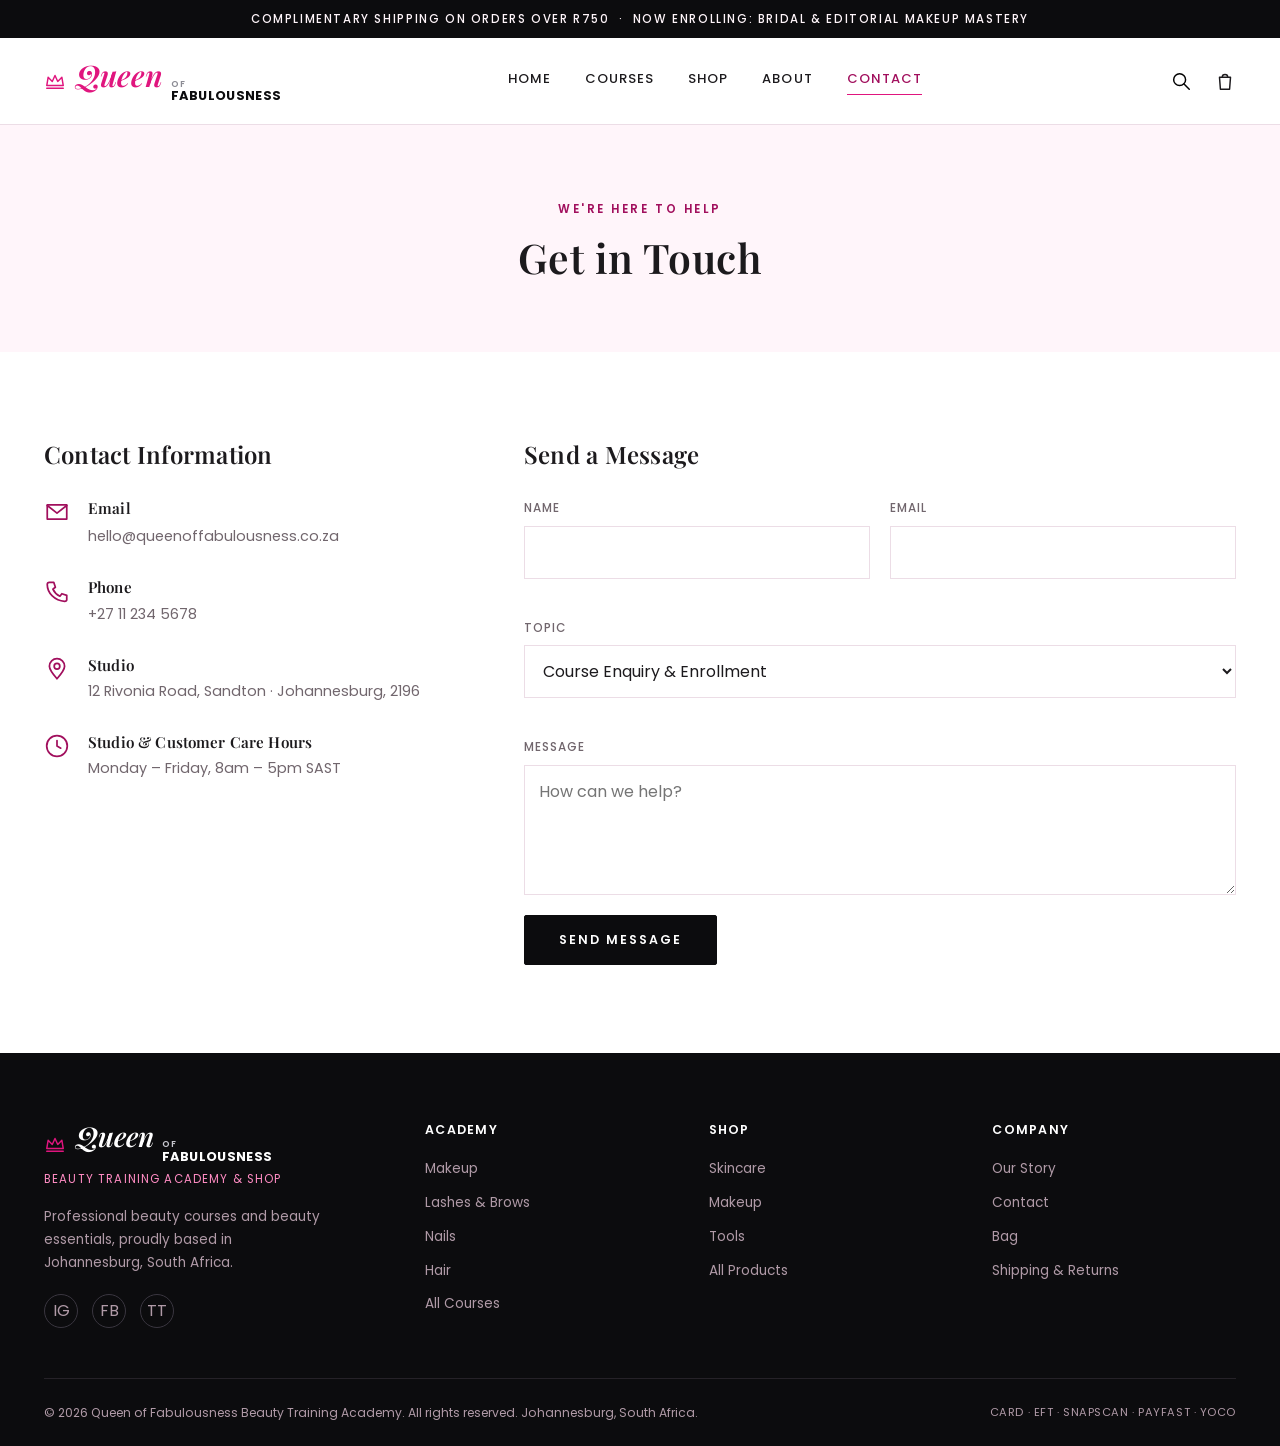
<file: contact.html>
<!DOCTYPE html>
<html lang="en">
<head>
<meta charset="UTF-8" />
<meta name="viewport" content="width=device-width, initial-scale=1.0" />
<title>Contact Us — Queen of Fabulousness</title>
<meta name="description" content="Get in touch with the Queen of Fabulousness team in Johannesburg — questions about courses, enrollment, orders, or anything else." />
<link rel="icon" href="data:image/svg+xml,%3Csvg xmlns='http://www.w3.org/2000/svg' viewBox='0 0 32 32'%3E%3Ccircle cx='16' cy='16' r='14' fill='%23e0157e'/%3E%3C/svg%3E" />
<link rel="preconnect" href="https://fonts.googleapis.com" />
<link href="https://fonts.googleapis.com/css2?family=Playfair+Display:ital,wght@0,500;0,600;1,600&family=Poppins:wght@300;400;500;600;700&display=swap" rel="stylesheet" />
<link rel="stylesheet" href="css/style.css" />
</head>
<body>

<div class="announce">Complimentary shipping on orders over R750 &nbsp;·&nbsp; Now Enrolling: Bridal &amp; Editorial Makeup Mastery</div>

<header class="site-header">
  <div class="container nav-wrap">
    <a href="index.html" class="logo">
      <span class="icon-feature logo-crown"><svg viewBox="0 0 24 24" fill="none" stroke="currentColor" stroke-width="1.6" stroke-linecap="round" stroke-linejoin="round"><path d="M3 17 L4.5 8 L9 12.5 L12 6 L15 12.5 L19.5 8 L21 17 Z"/><line x1="3" y1="20" x2="21" y2="20"/></svg></span>
      <span class="logo-script">Queen</span>
      <span class="logo-stack"><span class="logo-of">Of</span><span class="logo-fab">Fabulousness</span></span>
    </a>
    <nav class="main-nav">
      <a href="index.html">Home</a>
      <a href="courses.html">Courses</a>
      <a href="shop.html">Shop</a>
      <a href="about.html">About</a>
      <a href="contact.html">Contact</a>
    </nav>
    <div class="nav-actions">
      <div class="search-box" id="search-box">
        <form id="search-form">
          <input type="text" name="q" placeholder="Search products…" aria-label="Search products" />
        </form>
      </div>
      <button class="icon-btn" id="search-toggle" aria-label="Toggle search">
        <svg viewBox="0 0 24 24" fill="none" stroke="currentColor" stroke-width="1.6" stroke-linecap="round" stroke-linejoin="round"><circle cx="10.5" cy="10.5" r="6.5"/><line x1="15.3" y1="15.3" x2="21" y2="21"/></svg>
      </button>
      <a href="cart.html" class="icon-btn" aria-label="View bag">
        <svg viewBox="0 0 24 24" fill="none" stroke="currentColor" stroke-width="1.6" stroke-linecap="round" stroke-linejoin="round"><path d="M6 8 h12 l-1 13 H7 z"/><path d="M9 8 a3 3 0 0 1 6 0"/></svg>
        <span class="cart-count" data-count="0">0</span>
      </a>
      <button class="nav-toggle" aria-label="Toggle menu"><span></span><span></span><span></span></button>
    </div>
  </div>
</header>

<div class="page-hero">
  <span class="eyebrow">We're Here to Help</span>
  <h1>Get in Touch</h1>
</div>

<section>
  <div class="container">
    <div class="contact-layout">
      <div>
        <h2 style="font-size:1.5rem;margin-bottom:30px;">Contact Information</h2>

        <div class="contact-info-item">
          <span class="icon-feature"><svg viewBox="0 0 24 24" fill="none" stroke="currentColor" stroke-width="1.6" stroke-linecap="round" stroke-linejoin="round"><rect x="3" y="5.5" width="18" height="13"/><path d="M3 6 l9 7 9-7"/></svg></span>
          <div>
            <h4>Email</h4>
            <a href="mailto:hello@queenoffabulousness.co.za">hello@queenoffabulousness.co.za</a>
          </div>
        </div>

        <div class="contact-info-item">
          <span class="icon-feature"><svg viewBox="0 0 24 24" fill="none" stroke="currentColor" stroke-width="1.6" stroke-linecap="round" stroke-linejoin="round"><path d="M5 4 h4 l1.5 4.5 -2.3 1.8 a13 13 0 0 0 6.5 6.5 l1.8-2.3 4.5 1.5 v4 c0 1-1 1.5-2 1.5 C10 21 3 14 3 6 c0-1 .5-2 2-2 Z"/></svg></span>
          <div>
            <h4>Phone</h4>
            <p>+27 11 234 5678</p>
          </div>
        </div>

        <div class="contact-info-item">
          <span class="icon-feature"><svg viewBox="0 0 24 24" fill="none" stroke="currentColor" stroke-width="1.6" stroke-linecap="round" stroke-linejoin="round"><path d="M12 21 C8 16.5 5 13 5 9.5 a7 7 0 1 1 14 0 C19 13 16 16.5 12 21 Z"/><circle cx="12" cy="9.5" r="2.6"/></svg></span>
          <div>
            <h4>Studio</h4>
            <p>12 Rivonia Road, Sandton&nbsp;·&nbsp;Johannesburg, 2196</p>
          </div>
        </div>

        <div class="contact-info-item">
          <span class="icon-feature"><svg viewBox="0 0 24 24" fill="none" stroke="currentColor" stroke-width="1.6" stroke-linecap="round" stroke-linejoin="round"><circle cx="12" cy="12" r="9.5"/><path d="M12 7 v5 l3.5 2"/></svg></span>
          <div>
            <h4>Studio &amp; Customer Care Hours</h4>
            <p>Monday – Friday, 8am – 5pm SAST</p>
          </div>
        </div>
      </div>

      <div>
        <h2 style="font-size:1.5rem;margin-bottom:30px;">Send a Message</h2>
        <form id="contact-form">
          <div class="form-grid">
            <div class="field"><label for="ct-name">Name</label><input type="text" id="ct-name" required /></div>
            <div class="field"><label for="ct-email">Email</label><input type="email" id="ct-email" required /></div>
            <div class="field full">
              <label for="ct-topic">Topic</label>
              <select id="ct-topic">
                <option>Course Enquiry &amp; Enrollment</option>
                <option>Order Support</option>
                <option>Product Question</option>
                <option>Returns &amp; Exchanges</option>
                <option>Wholesale &amp; Press</option>
                <option>Something Else</option>
              </select>
            </div>
            <div class="field full"><label for="ct-message">Message</label><textarea id="ct-message" required placeholder="How can we help?"></textarea></div>
          </div>
          <button type="submit" class="btn btn-primary">Send Message</button>
          <p class="form-msg" id="contact-msg">Thank you — your message has been received. We'll get back to you within one business day.</p>
        </form>
      </div>
    </div>
  </div>
</section>

<footer class="site-footer">
  <div class="container">
    <div class="footer-grid">
      <div>
        <div class="footer-logo-wrap">
          <span class="icon-feature logo-crown"><svg viewBox="0 0 24 24" fill="none" stroke="currentColor" stroke-width="1.6" stroke-linecap="round" stroke-linejoin="round"><path d="M3 17 L4.5 8 L9 12.5 L12 6 L15 12.5 L19.5 8 L21 17 Z"/><line x1="3" y1="20" x2="21" y2="20"/></svg></span>
          <span class="footer-logo-script">Queen</span>
          <span class="footer-logo-stack"><span class="logo-of">Of</span><span class="logo-fab">Fabulousness</span></span>
        </div>
        <span class="footer-tagline">Beauty Training Academy &amp; Shop</span>
        <p>Professional beauty courses and beauty essentials, proudly based in Johannesburg, South Africa.</p>
        <div class="social-row">
          <a href="#" aria-label="Instagram">IG</a>
          <a href="#" aria-label="Facebook">FB</a>
          <a href="#" aria-label="TikTok">TT</a>
        </div>
      </div>
      <div>
        <h4>Academy</h4>
        <ul>
          <li><a href="courses.html?category=Makeup">Makeup</a></li>
          <li><a href="courses.html?category=Lashes+%26+Brows">Lashes &amp; Brows</a></li>
          <li><a href="courses.html?category=Nails">Nails</a></li>
          <li><a href="courses.html?category=Hair">Hair</a></li>
          <li><a href="courses.html">All Courses</a></li>
        </ul>
      </div>
      <div>
        <h4>Shop</h4>
        <ul>
          <li><a href="shop.html?category=Skincare">Skincare</a></li>
          <li><a href="shop.html?category=Makeup">Makeup</a></li>
          <li><a href="shop.html?category=Tools">Tools</a></li>
          <li><a href="shop.html">All Products</a></li>
        </ul>
      </div>
      <div>
        <h4>Company</h4>
        <ul>
          <li><a href="about.html">Our Story</a></li>
          <li><a href="contact.html">Contact</a></li>
          <li><a href="cart.html">Bag</a></li>
          <li><a href="contact.html">Shipping &amp; Returns</a></li>
        </ul>
      </div>
    </div>
    <div class="footer-bottom">
      <span>© 2026 Queen of Fabulousness Beauty Training Academy. All rights reserved. Johannesburg, South Africa.</span>
      <span class="pay-icons">CARD · EFT · SNAPSCAN · PAYFAST · YOCO</span>
    </div>
  </div>
</footer>

<script src="js/icons.js"></script>
<script src="js/products.js"></script>
<script src="js/courses.js"></script>
<script src="js/cart.js"></script>
<script src="js/main.js"></script>
</body>
</html>
</file>
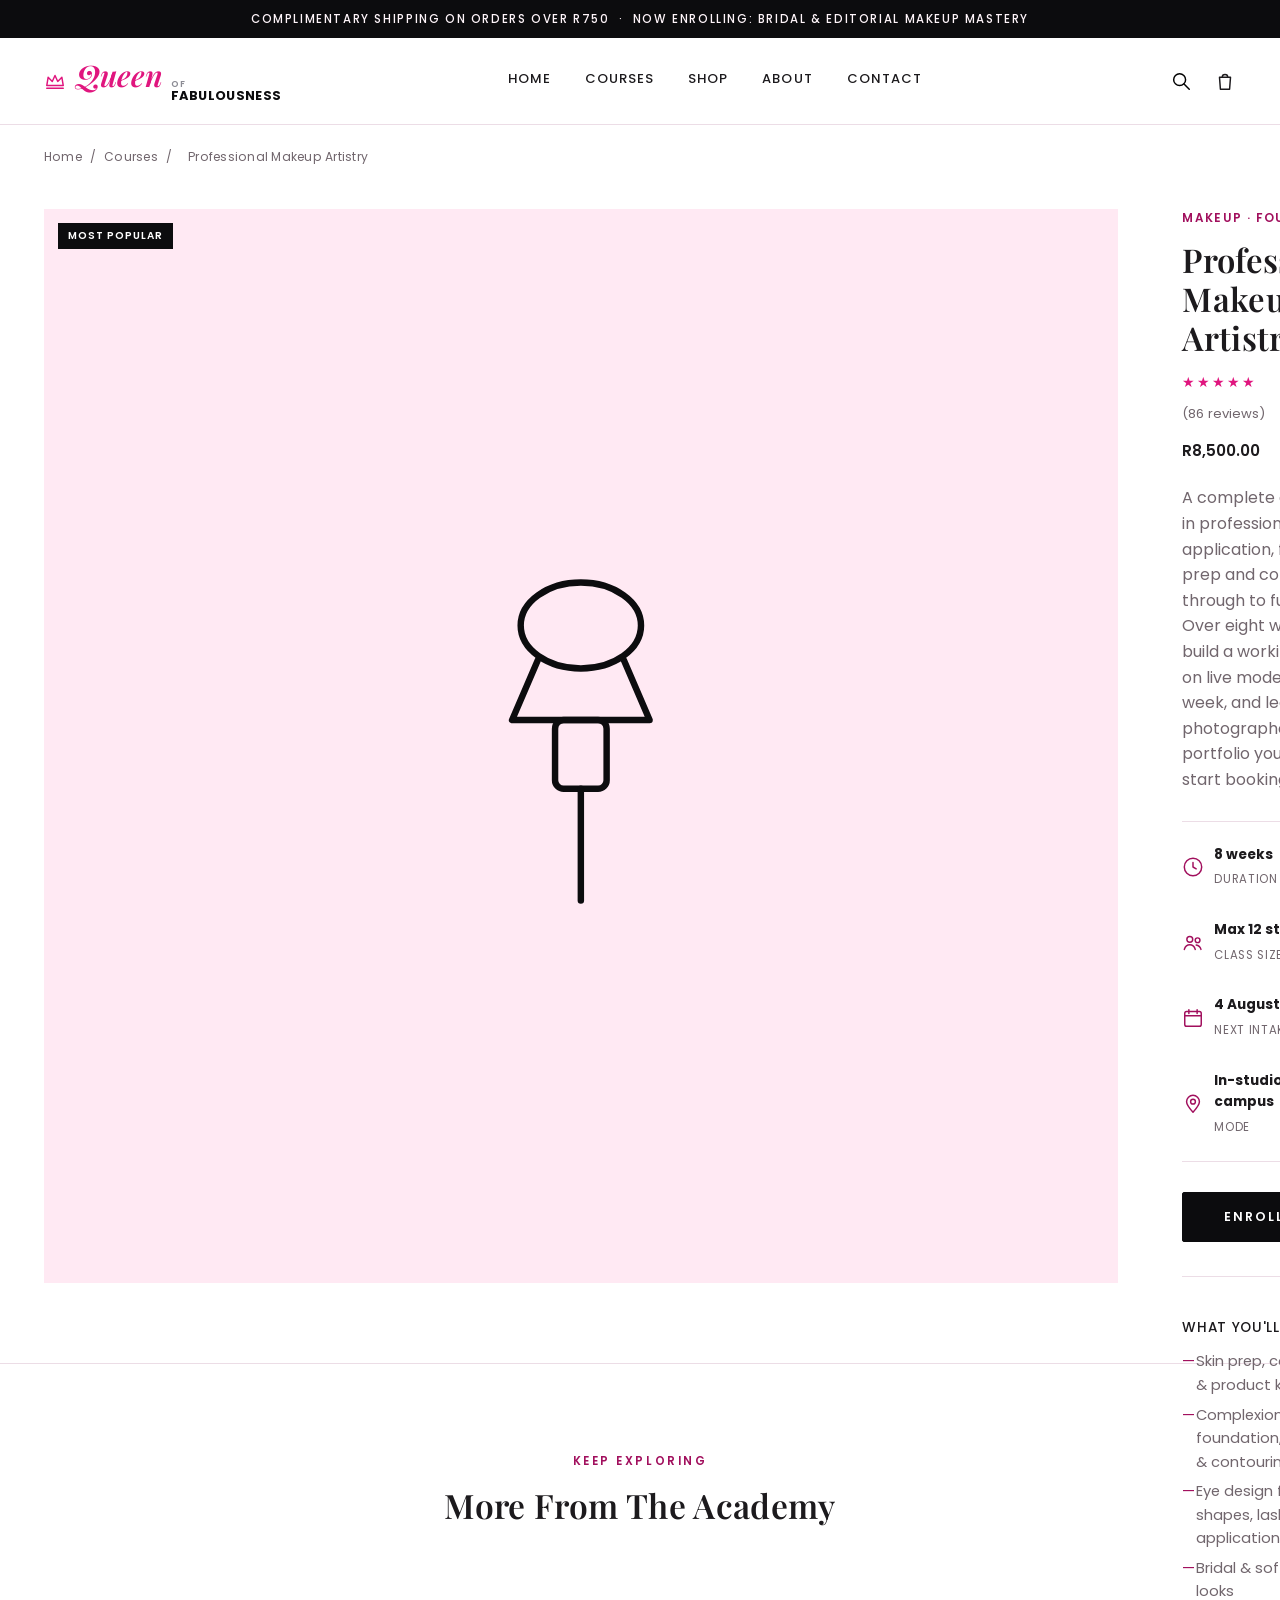
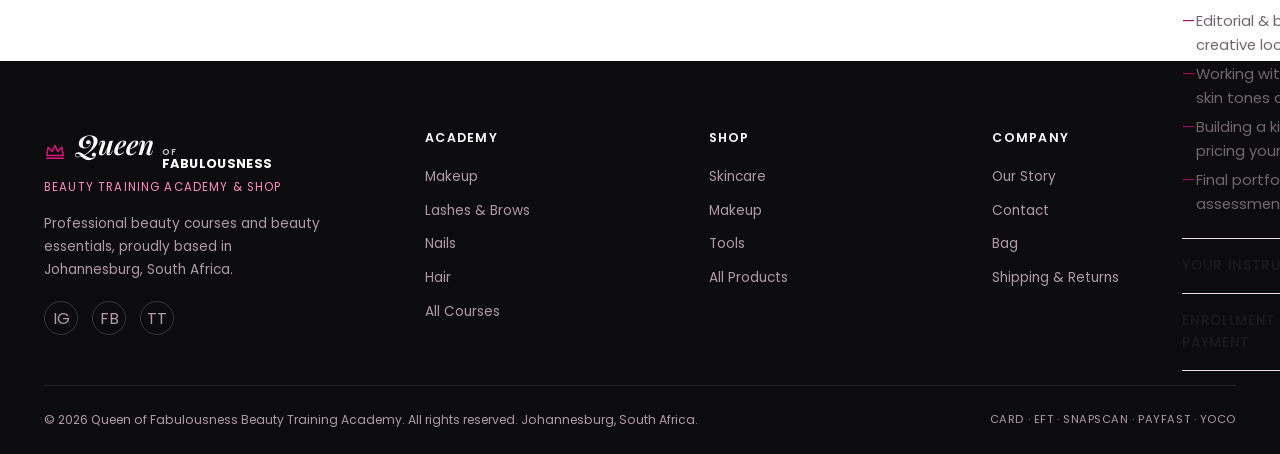
<file: course.html>
<!DOCTYPE html>
<html lang="en">
<head>
<meta charset="UTF-8" />
<meta name="viewport" content="width=device-width, initial-scale=1.0" />
<title>Course — Queen of Fabulousness</title>
<meta name="description" content="Enroll in a beauty training course at Queen of Fabulousness, taught in-studio in Sandton, Johannesburg." />
<link rel="icon" href="data:image/svg+xml,%3Csvg xmlns='http://www.w3.org/2000/svg' viewBox='0 0 32 32'%3E%3Ccircle cx='16' cy='16' r='14' fill='%23e0157e'/%3E%3C/svg%3E" />
<link rel="preconnect" href="https://fonts.googleapis.com" />
<link href="https://fonts.googleapis.com/css2?family=Playfair+Display:ital,wght@0,500;0,600;1,600&family=Poppins:wght@300;400;500;600;700&display=swap" rel="stylesheet" />
<link rel="stylesheet" href="css/style.css" />
</head>
<body>

<div class="announce">Complimentary shipping on orders over R750 &nbsp;·&nbsp; Now Enrolling: Bridal &amp; Editorial Makeup Mastery</div>

<header class="site-header">
  <div class="container nav-wrap">
    <a href="index.html" class="logo">
      <span class="icon-feature logo-crown"><svg viewBox="0 0 24 24" fill="none" stroke="currentColor" stroke-width="1.6" stroke-linecap="round" stroke-linejoin="round"><path d="M3 17 L4.5 8 L9 12.5 L12 6 L15 12.5 L19.5 8 L21 17 Z"/><line x1="3" y1="20" x2="21" y2="20"/></svg></span>
      <span class="logo-script">Queen</span>
      <span class="logo-stack"><span class="logo-of">Of</span><span class="logo-fab">Fabulousness</span></span>
    </a>
    <nav class="main-nav">
      <a href="index.html">Home</a>
      <a href="courses.html">Courses</a>
      <a href="shop.html">Shop</a>
      <a href="about.html">About</a>
      <a href="contact.html">Contact</a>
    </nav>
    <div class="nav-actions">
      <div class="search-box" id="search-box">
        <form id="search-form">
          <input type="text" name="q" placeholder="Search products…" aria-label="Search products" />
        </form>
      </div>
      <button class="icon-btn" id="search-toggle" aria-label="Toggle search">
        <svg viewBox="0 0 24 24" fill="none" stroke="currentColor" stroke-width="1.6" stroke-linecap="round" stroke-linejoin="round"><circle cx="10.5" cy="10.5" r="6.5"/><line x1="15.3" y1="15.3" x2="21" y2="21"/></svg>
      </button>
      <a href="cart.html" class="icon-btn" aria-label="View bag">
        <svg viewBox="0 0 24 24" fill="none" stroke="currentColor" stroke-width="1.6" stroke-linecap="round" stroke-linejoin="round"><path d="M6 8 h12 l-1 13 H7 z"/><path d="M9 8 a3 3 0 0 1 6 0"/></svg>
        <span class="cart-count" data-count="0">0</span>
      </a>
      <button class="nav-toggle" aria-label="Toggle menu"><span></span><span></span><span></span></button>
    </div>
  </div>
</header>

<div id="course-root">
  <div class="container">
    <p class="breadcrumb"><a href="index.html">Home</a><span>/</span><a href="courses.html">Courses</a><span>/</span><span id="breadcrumb-name">Course</span></p>

    <div class="pdp">
      <div class="pdp-media">
        <span class="product-badge" id="course-badge" style="display:none;"></span>
        <span class="icon-feature" id="course-icon" style="width:40%;height:40%;color:#0c0c0e;"></span>
      </div>

      <div class="pdp-info">
        <span class="cat-label" id="course-category">Category · Level</span>
        <h1 id="course-name">Course Name</h1>
        <div class="stars" id="course-stars" style="margin-bottom:6px;">★★★★★</div>
        <span class="result-count" id="course-rating-count">(0 reviews)</span>
        <div class="price-row" id="course-price-row" style="margin-top:14px;"></div>
        <p class="desc" id="course-desc">Loading…</p>

        <div class="course-meta-row">
          <div class="meta-item">
            <span class="icon-feature"><svg viewBox="0 0 24 24" fill="none" stroke="currentColor" stroke-width="1.6" stroke-linecap="round" stroke-linejoin="round"><circle cx="12" cy="12" r="9.5"/><path d="M12 7 v5 l3.5 2"/></svg></span>
            <div><strong id="course-duration">—</strong><small>Duration</small></div>
          </div>
          <div class="meta-item">
            <span class="icon-feature"><svg viewBox="0 0 24 24" fill="none" stroke="currentColor" stroke-width="1.6" stroke-linecap="round" stroke-linejoin="round"><circle cx="8.5" cy="8" r="3.2"/><path d="M2.5 19 c1.2-3.6 3.8-5 6-5 s4.8 1.4 6 5"/><circle cx="17" cy="9" r="2.6"/><path d="M15.5 14.2 c2.4 0.3 4.3 1.7 5.2 4.8"/></svg></span>
            <div><strong id="course-classsize">—</strong><small>Class Size</small></div>
          </div>
          <div class="meta-item">
            <span class="icon-feature"><svg viewBox="0 0 24 24" fill="none" stroke="currentColor" stroke-width="1.6" stroke-linecap="round" stroke-linejoin="round"><rect x="3" y="5" width="18" height="16" rx="2"/><line x1="3" y1="9.5" x2="21" y2="9.5"/><line x1="7.5" y1="3" x2="7.5" y2="7"/><line x1="16.5" y1="3" x2="16.5" y2="7"/></svg></span>
            <div><strong id="course-intake">—</strong><small>Next Intake</small></div>
          </div>
          <div class="meta-item">
            <span class="icon-feature"><svg viewBox="0 0 24 24" fill="none" stroke="currentColor" stroke-width="1.6" stroke-linecap="round" stroke-linejoin="round"><path d="M12 21 C8 16.5 5 13 5 9.5 a7 7 0 1 1 14 0 C19 13 16 16.5 12 21 Z"/><circle cx="12" cy="9.5" r="2.6"/></svg></span>
            <div><strong id="course-mode">—</strong><small>Mode</small></div>
          </div>
        </div>

        <p class="prereq-note" id="course-prereq" style="display:none;"></p>

        <div class="pdp-buy-row">
          <button class="btn btn-primary btn-block" id="course-enroll-btn" type="button">Enroll Now</button>
        </div>
        <p class="added-msg" id="course-enrolled-msg"></p>

        <div class="pdp-meta">
          <details open>
            <summary>What You'll Learn <span>＋</span></summary>
            <ul id="course-curriculum"></ul>
          </details>
          <details>
            <summary>Your Instructor <span>＋</span></summary>
            <div class="instructor-mini">
              <div class="instructor-avatar" id="course-instructor-initial">—</div>
              <div>
                <h4 id="course-instructor-name">—</h4>
                <span class="role" id="course-instructor-role">—</span>
                <p id="course-instructor-bio">—</p>
              </div>
            </div>
          </details>
          <details>
            <summary>Enrollment &amp; Payment <span>＋</span></summary>
            <p>Secure your seat with a deposit or full payment via Card, EFT, PayFast, SnapScan, or Yoco. Full course details and the deposit policy are sent by email after enrollment — see our <a href="contact.html" class="text-link" style="font-size:0.8rem;">enrollment FAQs</a> for details.</p>
          </details>
        </div>
      </div>
    </div>
  </div>

  <div class="divider"></div>

  <section>
    <div class="container">
      <div class="section-head">
        <span class="eyebrow">Keep Exploring</span>
        <h2>More From The Academy</h2>
      </div>
      <div class="product-grid" id="related-courses-grid"></div>
    </div>
  </section>
</div>

<footer class="site-footer">
  <div class="container">
    <div class="footer-grid">
      <div>
        <div class="footer-logo-wrap">
          <span class="icon-feature logo-crown"><svg viewBox="0 0 24 24" fill="none" stroke="currentColor" stroke-width="1.6" stroke-linecap="round" stroke-linejoin="round"><path d="M3 17 L4.5 8 L9 12.5 L12 6 L15 12.5 L19.5 8 L21 17 Z"/><line x1="3" y1="20" x2="21" y2="20"/></svg></span>
          <span class="footer-logo-script">Queen</span>
          <span class="footer-logo-stack"><span class="logo-of">Of</span><span class="logo-fab">Fabulousness</span></span>
        </div>
        <span class="footer-tagline">Beauty Training Academy &amp; Shop</span>
        <p>Professional beauty courses and beauty essentials, proudly based in Johannesburg, South Africa.</p>
        <div class="social-row">
          <a href="#" aria-label="Instagram">IG</a>
          <a href="#" aria-label="Facebook">FB</a>
          <a href="#" aria-label="TikTok">TT</a>
        </div>
      </div>
      <div>
        <h4>Academy</h4>
        <ul>
          <li><a href="courses.html?category=Makeup">Makeup</a></li>
          <li><a href="courses.html?category=Lashes+%26+Brows">Lashes &amp; Brows</a></li>
          <li><a href="courses.html?category=Nails">Nails</a></li>
          <li><a href="courses.html?category=Hair">Hair</a></li>
          <li><a href="courses.html">All Courses</a></li>
        </ul>
      </div>
      <div>
        <h4>Shop</h4>
        <ul>
          <li><a href="shop.html?category=Skincare">Skincare</a></li>
          <li><a href="shop.html?category=Makeup">Makeup</a></li>
          <li><a href="shop.html?category=Tools">Tools</a></li>
          <li><a href="shop.html">All Products</a></li>
        </ul>
      </div>
      <div>
        <h4>Company</h4>
        <ul>
          <li><a href="about.html">Our Story</a></li>
          <li><a href="contact.html">Contact</a></li>
          <li><a href="cart.html">Bag</a></li>
          <li><a href="contact.html">Shipping &amp; Returns</a></li>
        </ul>
      </div>
    </div>
    <div class="footer-bottom">
      <span>© 2026 Queen of Fabulousness Beauty Training Academy. All rights reserved. Johannesburg, South Africa.</span>
      <span class="pay-icons">CARD · EFT · SNAPSCAN · PAYFAST · YOCO</span>
    </div>
  </div>
</footer>

<script src="js/icons.js"></script>
<script src="js/products.js"></script>
<script src="js/courses.js"></script>
<script src="js/cart.js"></script>
<script src="js/main.js"></script>
</body>
</html>
</file>
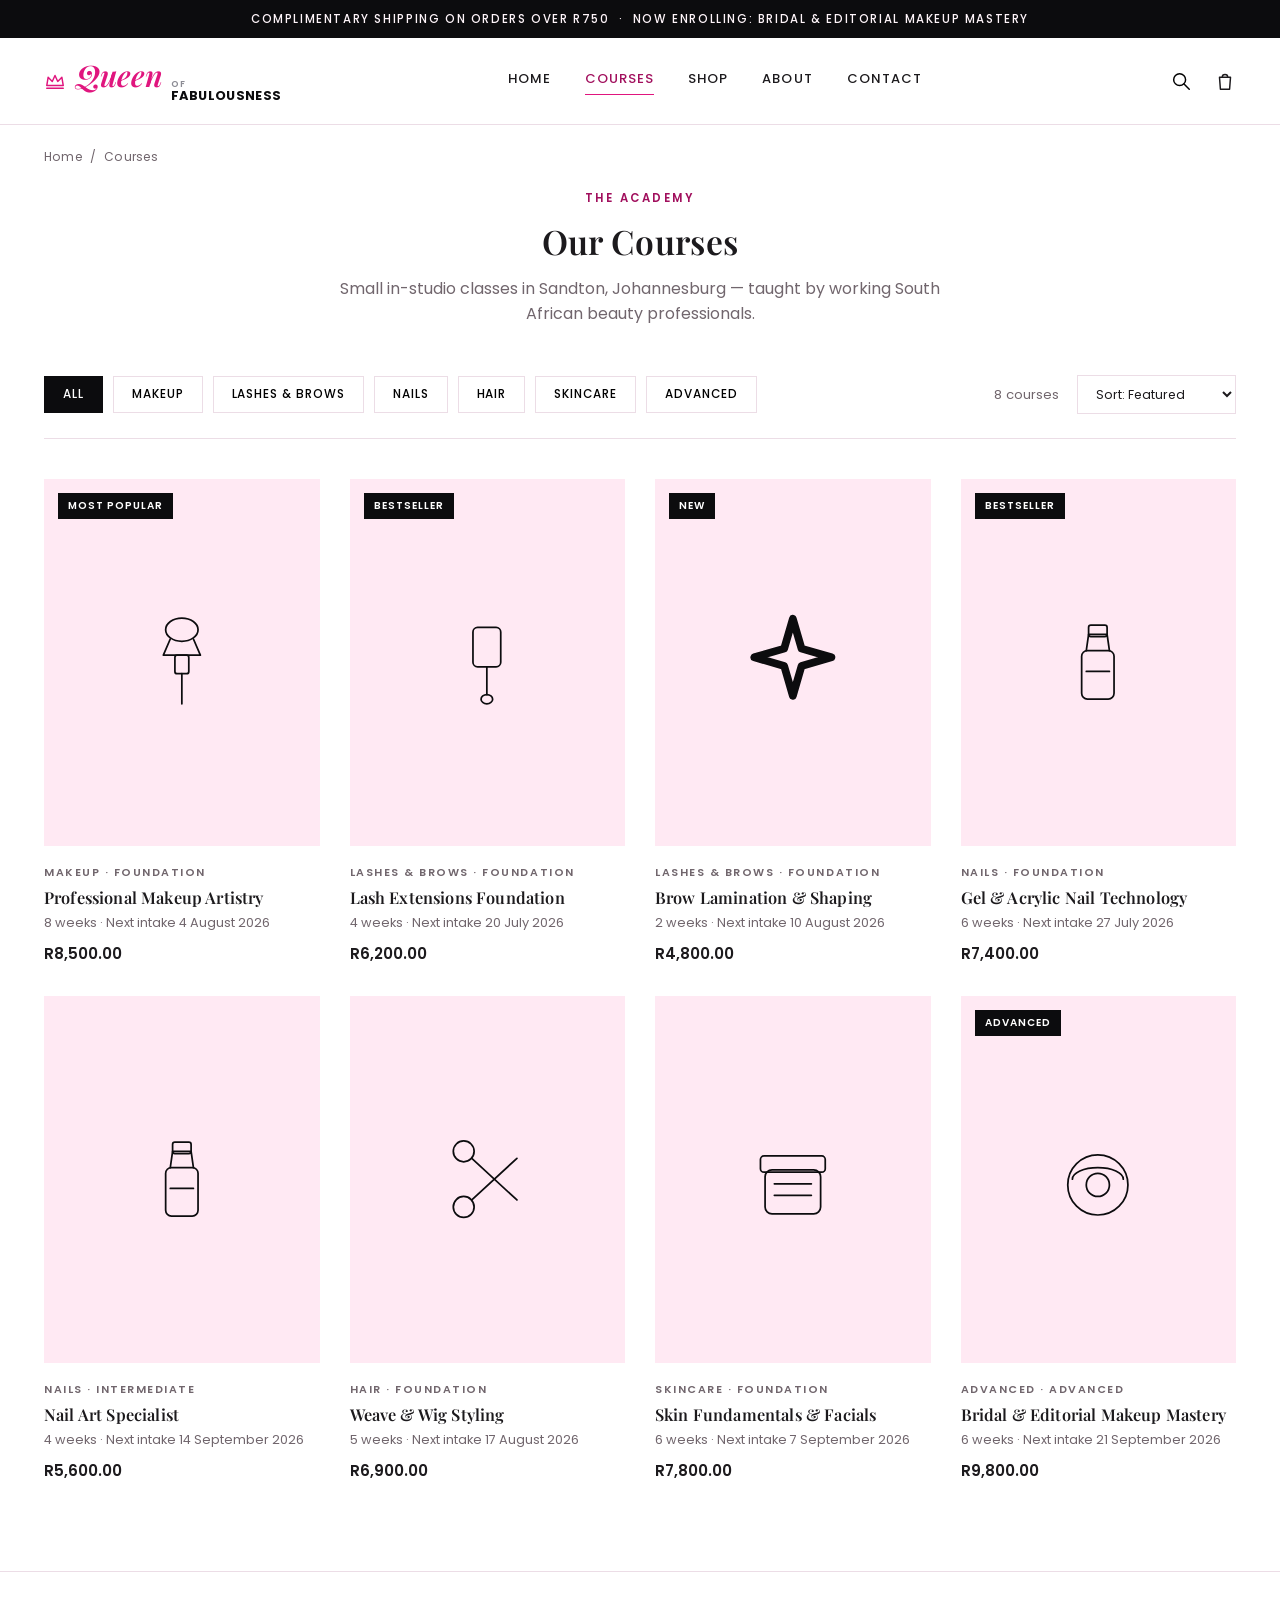
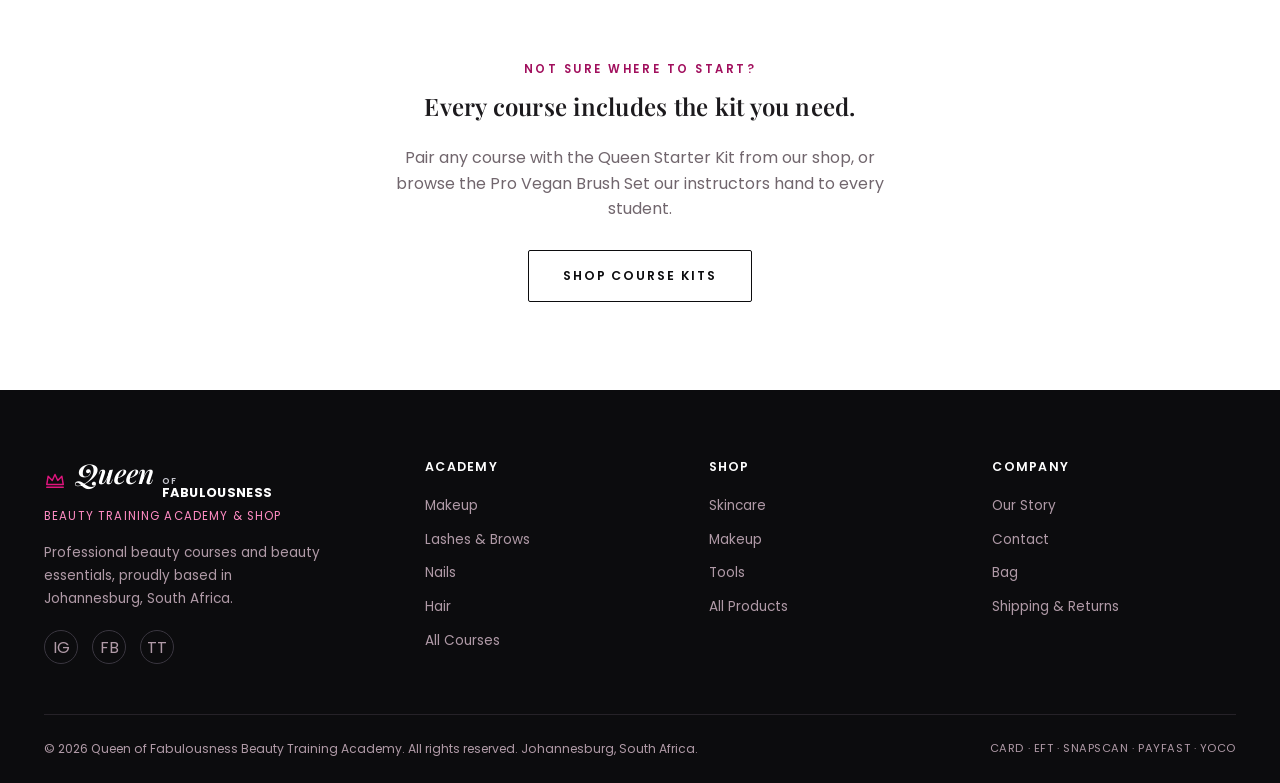
<file: courses.html>
<!DOCTYPE html>
<html lang="en">
<head>
<meta charset="UTF-8" />
<meta name="viewport" content="width=device-width, initial-scale=1.0" />
<title>Courses — Queen of Fabulousness Beauty Training Academy</title>
<meta name="description" content="Browse professional beauty courses at Queen of Fabulousness — makeup, lashes & brows, nails, hair, and skincare, taught in-studio in Sandton, Johannesburg." />
<link rel="icon" href="data:image/svg+xml,%3Csvg xmlns='http://www.w3.org/2000/svg' viewBox='0 0 32 32'%3E%3Ccircle cx='16' cy='16' r='14' fill='%23e0157e'/%3E%3C/svg%3E" />
<link rel="preconnect" href="https://fonts.googleapis.com" />
<link href="https://fonts.googleapis.com/css2?family=Playfair+Display:ital,wght@0,500;0,600;1,600&family=Poppins:wght@300;400;500;600;700&display=swap" rel="stylesheet" />
<link rel="stylesheet" href="css/style.css" />
</head>
<body>

<div class="announce">Complimentary shipping on orders over R750 &nbsp;·&nbsp; Now Enrolling: Bridal &amp; Editorial Makeup Mastery</div>

<header class="site-header">
  <div class="container nav-wrap">
    <a href="index.html" class="logo">
      <span class="icon-feature logo-crown"><svg viewBox="0 0 24 24" fill="none" stroke="currentColor" stroke-width="1.6" stroke-linecap="round" stroke-linejoin="round"><path d="M3 17 L4.5 8 L9 12.5 L12 6 L15 12.5 L19.5 8 L21 17 Z"/><line x1="3" y1="20" x2="21" y2="20"/></svg></span>
      <span class="logo-script">Queen</span>
      <span class="logo-stack"><span class="logo-of">Of</span><span class="logo-fab">Fabulousness</span></span>
    </a>
    <nav class="main-nav">
      <a href="index.html">Home</a>
      <a href="courses.html">Courses</a>
      <a href="shop.html">Shop</a>
      <a href="about.html">About</a>
      <a href="contact.html">Contact</a>
    </nav>
    <div class="nav-actions">
      <div class="search-box" id="search-box">
        <form id="search-form">
          <input type="text" name="q" placeholder="Search products…" aria-label="Search products" />
        </form>
      </div>
      <button class="icon-btn" id="search-toggle" aria-label="Toggle search">
        <svg viewBox="0 0 24 24" fill="none" stroke="currentColor" stroke-width="1.6" stroke-linecap="round" stroke-linejoin="round"><circle cx="10.5" cy="10.5" r="6.5"/><line x1="15.3" y1="15.3" x2="21" y2="21"/></svg>
      </button>
      <a href="cart.html" class="icon-btn" aria-label="View bag">
        <svg viewBox="0 0 24 24" fill="none" stroke="currentColor" stroke-width="1.6" stroke-linecap="round" stroke-linejoin="round"><path d="M6 8 h12 l-1 13 H7 z"/><path d="M9 8 a3 3 0 0 1 6 0"/></svg>
        <span class="cart-count" data-count="0">0</span>
      </a>
      <button class="nav-toggle" aria-label="Toggle menu"><span></span><span></span><span></span></button>
    </div>
  </div>
</header>

<div class="container">
  <p class="breadcrumb"><a href="index.html">Home</a><span>/</span>Courses</p>
</div>

<section style="padding-top:0;">
  <div class="container">
    <div class="section-head">
      <span class="eyebrow">The Academy</span>
      <h2>Our Courses</h2>
      <p>Small in-studio classes in Sandton, Johannesburg — taught by working South African beauty professionals.</p>
    </div>

    <div class="shop-toolbar">
      <div class="filter-pills">
        <button class="course-filter-pill filter-pill active" data-category="All" type="button">All</button>
        <button class="course-filter-pill filter-pill" data-category="Makeup" type="button">Makeup</button>
        <button class="course-filter-pill filter-pill" data-category="Lashes &amp; Brows" type="button">Lashes &amp; Brows</button>
        <button class="course-filter-pill filter-pill" data-category="Nails" type="button">Nails</button>
        <button class="course-filter-pill filter-pill" data-category="Hair" type="button">Hair</button>
        <button class="course-filter-pill filter-pill" data-category="Skincare" type="button">Skincare</button>
        <button class="course-filter-pill filter-pill" data-category="Advanced" type="button">Advanced</button>
      </div>
      <div style="display:flex;align-items:center;gap:18px;">
        <span class="result-count" id="course-result-count"></span>
        <select class="sort-select" id="course-sort-select" aria-label="Sort courses">
          <option value="featured">Sort: Featured</option>
          <option value="price-asc">Price: Low to High</option>
          <option value="price-desc">Price: High to Low</option>
          <option value="name-asc">Name: A–Z</option>
        </select>
      </div>
    </div>

    <div class="product-grid" id="courses-grid"></div>
  </div>
</section>

<div class="divider"></div>

<section class="text-center">
  <div class="container">
    <span class="eyebrow">Not Sure Where To Start?</span>
    <h2 style="margin-bottom:24px;">Every course includes the kit you need.</h2>
    <p style="max-width:520px;margin:0 auto 28px;color:#71666d;">Pair any course with the Queen Starter Kit from our shop, or browse the Pro Vegan Brush Set our instructors hand to every student.</p>
    <a href="shop.html?category=Tools" class="btn btn-outline">Shop Course Kits</a>
  </div>
</section>

<footer class="site-footer">
  <div class="container">
    <div class="footer-grid">
      <div>
        <div class="footer-logo-wrap">
          <span class="icon-feature logo-crown"><svg viewBox="0 0 24 24" fill="none" stroke="currentColor" stroke-width="1.6" stroke-linecap="round" stroke-linejoin="round"><path d="M3 17 L4.5 8 L9 12.5 L12 6 L15 12.5 L19.5 8 L21 17 Z"/><line x1="3" y1="20" x2="21" y2="20"/></svg></span>
          <span class="footer-logo-script">Queen</span>
          <span class="footer-logo-stack"><span class="logo-of">Of</span><span class="logo-fab">Fabulousness</span></span>
        </div>
        <span class="footer-tagline">Beauty Training Academy &amp; Shop</span>
        <p>Professional beauty courses and beauty essentials, proudly based in Johannesburg, South Africa.</p>
        <div class="social-row">
          <a href="#" aria-label="Instagram">IG</a>
          <a href="#" aria-label="Facebook">FB</a>
          <a href="#" aria-label="TikTok">TT</a>
        </div>
      </div>
      <div>
        <h4>Academy</h4>
        <ul>
          <li><a href="courses.html?category=Makeup">Makeup</a></li>
          <li><a href="courses.html?category=Lashes+%26+Brows">Lashes &amp; Brows</a></li>
          <li><a href="courses.html?category=Nails">Nails</a></li>
          <li><a href="courses.html?category=Hair">Hair</a></li>
          <li><a href="courses.html">All Courses</a></li>
        </ul>
      </div>
      <div>
        <h4>Shop</h4>
        <ul>
          <li><a href="shop.html?category=Skincare">Skincare</a></li>
          <li><a href="shop.html?category=Makeup">Makeup</a></li>
          <li><a href="shop.html?category=Tools">Tools</a></li>
          <li><a href="shop.html">All Products</a></li>
        </ul>
      </div>
      <div>
        <h4>Company</h4>
        <ul>
          <li><a href="about.html">Our Story</a></li>
          <li><a href="contact.html">Contact</a></li>
          <li><a href="cart.html">Bag</a></li>
          <li><a href="contact.html">Shipping &amp; Returns</a></li>
        </ul>
      </div>
    </div>
    <div class="footer-bottom">
      <span>© 2026 Queen of Fabulousness Beauty Training Academy. All rights reserved. Johannesburg, South Africa.</span>
      <span class="pay-icons">CARD · EFT · SNAPSCAN · PAYFAST · YOCO</span>
    </div>
  </div>
</footer>

<script src="js/icons.js"></script>
<script src="js/products.js"></script>
<script src="js/courses.js"></script>
<script src="js/cart.js"></script>
<script src="js/main.js"></script>
</body>
</html>
</file>
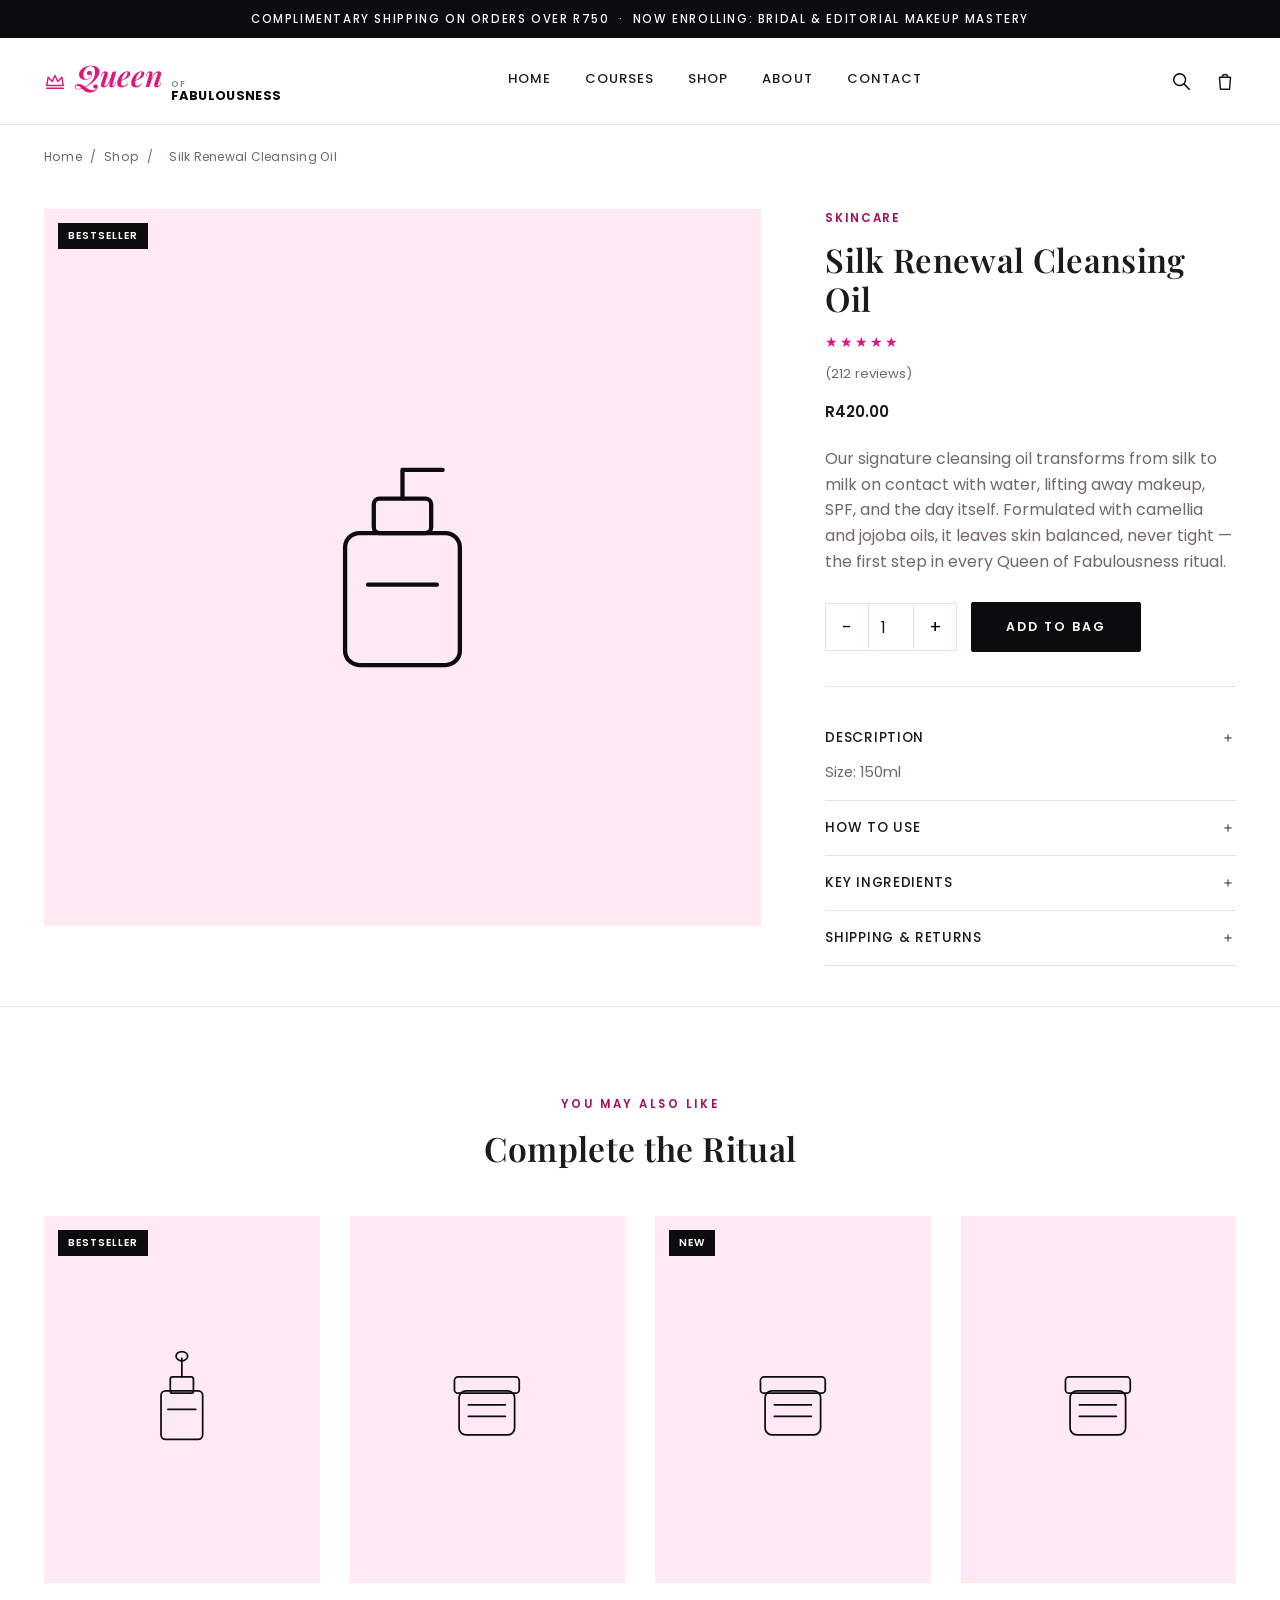
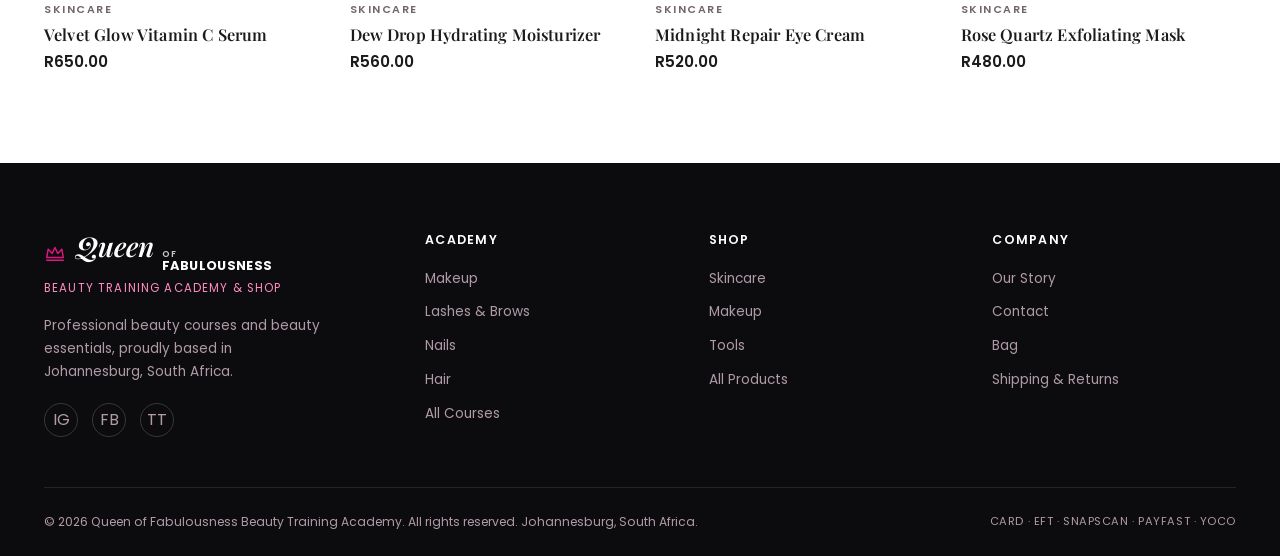
<file: product.html>
<!DOCTYPE html>
<html lang="en">
<head>
<meta charset="UTF-8" />
<meta name="viewport" content="width=device-width, initial-scale=1.0" />
<title>Product — Queen of Fabulousness</title>
<meta name="description" content="Shop beauty essentials from Queen of Fabulousness, priced in Rand." />
<link rel="icon" href="data:image/svg+xml,%3Csvg xmlns='http://www.w3.org/2000/svg' viewBox='0 0 32 32'%3E%3Ccircle cx='16' cy='16' r='14' fill='%23e0157e'/%3E%3C/svg%3E" />
<link rel="preconnect" href="https://fonts.googleapis.com" />
<link href="https://fonts.googleapis.com/css2?family=Playfair+Display:ital,wght@0,500;0,600;1,600&family=Poppins:wght@300;400;500;600;700&display=swap" rel="stylesheet" />
<link rel="stylesheet" href="css/style.css" />
</head>
<body>

<div class="announce">Complimentary shipping on orders over R750 &nbsp;·&nbsp; Now Enrolling: Bridal &amp; Editorial Makeup Mastery</div>

<header class="site-header">
  <div class="container nav-wrap">
    <a href="index.html" class="logo">
      <span class="icon-feature logo-crown"><svg viewBox="0 0 24 24" fill="none" stroke="currentColor" stroke-width="1.6" stroke-linecap="round" stroke-linejoin="round"><path d="M3 17 L4.5 8 L9 12.5 L12 6 L15 12.5 L19.5 8 L21 17 Z"/><line x1="3" y1="20" x2="21" y2="20"/></svg></span>
      <span class="logo-script">Queen</span>
      <span class="logo-stack"><span class="logo-of">Of</span><span class="logo-fab">Fabulousness</span></span>
    </a>
    <nav class="main-nav">
      <a href="index.html">Home</a>
      <a href="courses.html">Courses</a>
      <a href="shop.html">Shop</a>
      <a href="about.html">About</a>
      <a href="contact.html">Contact</a>
    </nav>
    <div class="nav-actions">
      <div class="search-box" id="search-box">
        <form id="search-form">
          <input type="text" name="q" placeholder="Search products…" aria-label="Search products" />
        </form>
      </div>
      <button class="icon-btn" id="search-toggle" aria-label="Toggle search">
        <svg viewBox="0 0 24 24" fill="none" stroke="currentColor" stroke-width="1.6" stroke-linecap="round" stroke-linejoin="round"><circle cx="10.5" cy="10.5" r="6.5"/><line x1="15.3" y1="15.3" x2="21" y2="21"/></svg>
      </button>
      <a href="cart.html" class="icon-btn" aria-label="View bag">
        <svg viewBox="0 0 24 24" fill="none" stroke="currentColor" stroke-width="1.6" stroke-linecap="round" stroke-linejoin="round"><path d="M6 8 h12 l-1 13 H7 z"/><path d="M9 8 a3 3 0 0 1 6 0"/></svg>
        <span class="cart-count" data-count="0">0</span>
      </a>
      <button class="nav-toggle" aria-label="Toggle menu"><span></span><span></span><span></span></button>
    </div>
  </div>
</header>

<div id="pdp-root">
  <div class="container">
    <p class="breadcrumb"><a href="index.html">Home</a><span>/</span><a href="shop.html">Shop</a><span>/</span><span id="breadcrumb-name">Product</span></p>

    <div class="pdp">
      <div class="pdp-media">
        <span class="product-badge" id="pdp-badge" style="display:none;"></span>
        <span class="icon-feature" id="pdp-icon" style="width:40%;height:40%;color:#0c0c0e;"></span>
      </div>

      <div class="pdp-info">
        <span class="cat-label" id="pdp-category">Category</span>
        <h1 id="pdp-name">Product Name</h1>
        <div class="stars" id="pdp-stars" style="margin-bottom:6px;">★★★★★</div>
        <span class="result-count" id="pdp-rating-count">(0 reviews)</span>
        <div class="price-row" id="pdp-price-row" style="margin-top:14px;"></div>
        <p class="desc" id="pdp-desc">Loading…</p>

        <div class="pdp-buy-row">
          <div class="qty-stepper">
            <button type="button" id="pdp-qty-dec">&minus;</button>
            <input type="number" id="pdp-qty" min="1" value="1" />
            <button type="button" id="pdp-qty-inc">+</button>
          </div>
          <button class="btn btn-primary" id="pdp-add-btn" type="button">Add to Bag</button>
        </div>
        <p class="added-msg" id="pdp-added-msg"></p>

        <div class="pdp-meta">
          <details open>
            <summary>Description <span>＋</span></summary>
            <p>Size: <span id="pdp-size">—</span></p>
          </details>
          <details>
            <summary>How to Use <span>＋</span></summary>
            <ul id="pdp-howtouse"></ul>
          </details>
          <details>
            <summary>Key Ingredients <span>＋</span></summary>
            <p id="pdp-ingredients"></p>
          </details>
          <details>
            <summary>Shipping &amp; Returns <span>＋</span></summary>
            <p>Free standard shipping on orders over R750, anywhere in South Africa. Easy 30-day returns on unopened products — see our <a href="contact.html" class="text-link" style="font-size:0.8rem;">returns policy</a> for details.</p>
          </details>
        </div>
      </div>
    </div>
  </div>

  <div class="divider"></div>

  <section>
    <div class="container">
      <div class="section-head">
        <span class="eyebrow">You May Also Like</span>
        <h2>Complete the Ritual</h2>
      </div>
      <div class="product-grid" id="related-grid"></div>
    </div>
  </section>
</div>

<footer class="site-footer">
  <div class="container">
    <div class="footer-grid">
      <div>
        <div class="footer-logo-wrap">
          <span class="icon-feature logo-crown"><svg viewBox="0 0 24 24" fill="none" stroke="currentColor" stroke-width="1.6" stroke-linecap="round" stroke-linejoin="round"><path d="M3 17 L4.5 8 L9 12.5 L12 6 L15 12.5 L19.5 8 L21 17 Z"/><line x1="3" y1="20" x2="21" y2="20"/></svg></span>
          <span class="footer-logo-script">Queen</span>
          <span class="footer-logo-stack"><span class="logo-of">Of</span><span class="logo-fab">Fabulousness</span></span>
        </div>
        <span class="footer-tagline">Beauty Training Academy &amp; Shop</span>
        <p>Professional beauty courses and beauty essentials, proudly based in Johannesburg, South Africa.</p>
        <div class="social-row">
          <a href="#" aria-label="Instagram">IG</a>
          <a href="#" aria-label="Facebook">FB</a>
          <a href="#" aria-label="TikTok">TT</a>
        </div>
      </div>
      <div>
        <h4>Academy</h4>
        <ul>
          <li><a href="courses.html?category=Makeup">Makeup</a></li>
          <li><a href="courses.html?category=Lashes+%26+Brows">Lashes &amp; Brows</a></li>
          <li><a href="courses.html?category=Nails">Nails</a></li>
          <li><a href="courses.html?category=Hair">Hair</a></li>
          <li><a href="courses.html">All Courses</a></li>
        </ul>
      </div>
      <div>
        <h4>Shop</h4>
        <ul>
          <li><a href="shop.html?category=Skincare">Skincare</a></li>
          <li><a href="shop.html?category=Makeup">Makeup</a></li>
          <li><a href="shop.html?category=Tools">Tools</a></li>
          <li><a href="shop.html">All Products</a></li>
        </ul>
      </div>
      <div>
        <h4>Company</h4>
        <ul>
          <li><a href="about.html">Our Story</a></li>
          <li><a href="contact.html">Contact</a></li>
          <li><a href="cart.html">Bag</a></li>
          <li><a href="contact.html">Shipping &amp; Returns</a></li>
        </ul>
      </div>
    </div>
    <div class="footer-bottom">
      <span>© 2026 Queen of Fabulousness Beauty Training Academy. All rights reserved. Johannesburg, South Africa.</span>
      <span class="pay-icons">CARD · EFT · SNAPSCAN · PAYFAST · YOCO</span>
    </div>
  </div>
</footer>

<script src="js/icons.js"></script>
<script src="js/products.js"></script>
<script src="js/courses.js"></script>
<script src="js/cart.js"></script>
<script src="js/main.js"></script>
</body>
</html>
</file>
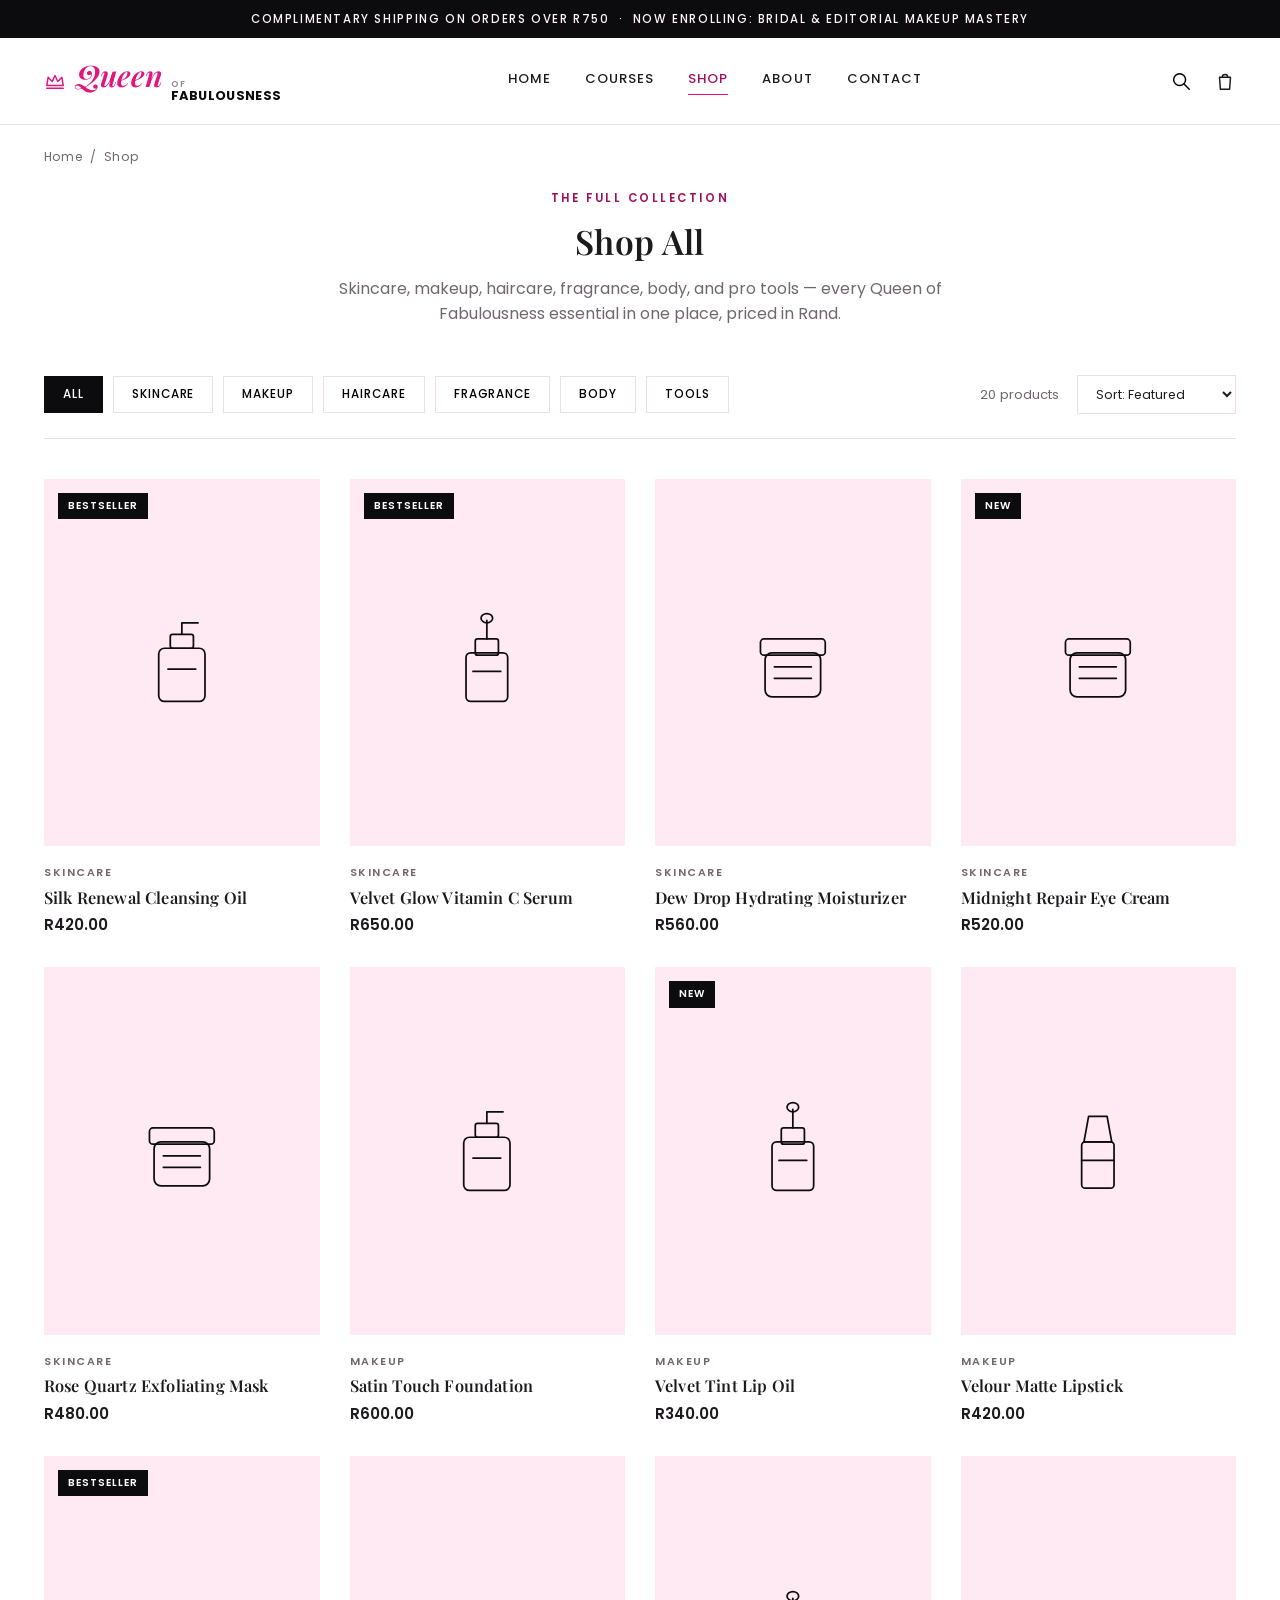
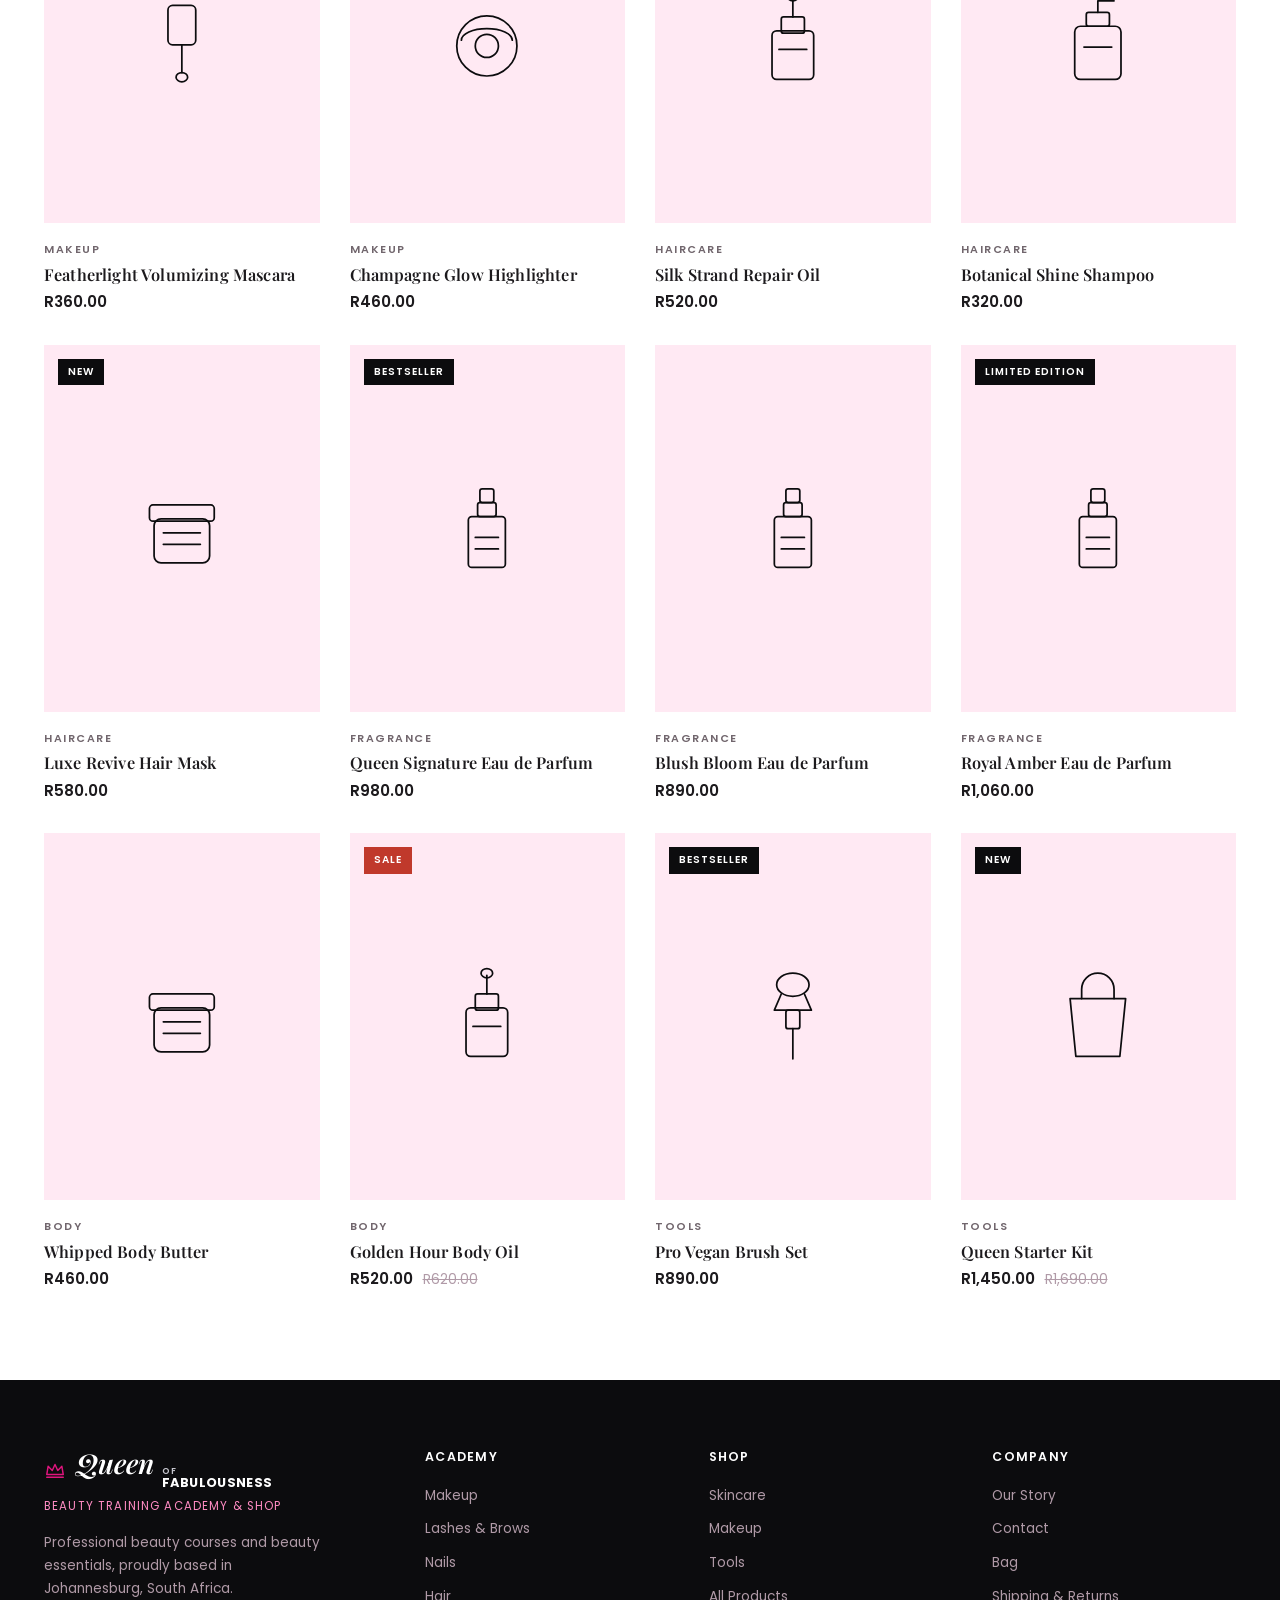
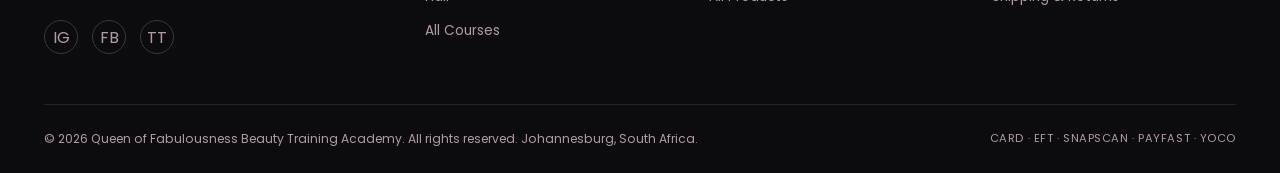
<file: shop.html>
<!DOCTYPE html>
<html lang="en">
<head>
<meta charset="UTF-8" />
<meta name="viewport" content="width=device-width, initial-scale=1.0" />
<title>Shop All — Queen of Fabulousness</title>
<meta name="description" content="Shop the full Queen of Fabulousness collection: skincare, makeup, haircare, fragrance, body, and pro tools — priced in Rand, shipped across South Africa." />
<link rel="icon" href="data:image/svg+xml,%3Csvg xmlns='http://www.w3.org/2000/svg' viewBox='0 0 32 32'%3E%3Ccircle cx='16' cy='16' r='14' fill='%23e0157e'/%3E%3C/svg%3E" />
<link rel="preconnect" href="https://fonts.googleapis.com" />
<link href="https://fonts.googleapis.com/css2?family=Playfair+Display:ital,wght@0,500;0,600;1,600&family=Poppins:wght@300;400;500;600;700&display=swap" rel="stylesheet" />
<link rel="stylesheet" href="css/style.css" />
</head>
<body>

<div class="announce">Complimentary shipping on orders over R750 &nbsp;·&nbsp; Now Enrolling: Bridal &amp; Editorial Makeup Mastery</div>

<header class="site-header">
  <div class="container nav-wrap">
    <a href="index.html" class="logo">
      <span class="icon-feature logo-crown"><svg viewBox="0 0 24 24" fill="none" stroke="currentColor" stroke-width="1.6" stroke-linecap="round" stroke-linejoin="round"><path d="M3 17 L4.5 8 L9 12.5 L12 6 L15 12.5 L19.5 8 L21 17 Z"/><line x1="3" y1="20" x2="21" y2="20"/></svg></span>
      <span class="logo-script">Queen</span>
      <span class="logo-stack"><span class="logo-of">Of</span><span class="logo-fab">Fabulousness</span></span>
    </a>
    <nav class="main-nav">
      <a href="index.html">Home</a>
      <a href="courses.html">Courses</a>
      <a href="shop.html">Shop</a>
      <a href="about.html">About</a>
      <a href="contact.html">Contact</a>
    </nav>
    <div class="nav-actions">
      <div class="search-box" id="search-box">
        <form id="search-form">
          <input type="text" name="q" placeholder="Search products…" aria-label="Search products" />
        </form>
      </div>
      <button class="icon-btn" id="search-toggle" aria-label="Toggle search">
        <svg viewBox="0 0 24 24" fill="none" stroke="currentColor" stroke-width="1.6" stroke-linecap="round" stroke-linejoin="round"><circle cx="10.5" cy="10.5" r="6.5"/><line x1="15.3" y1="15.3" x2="21" y2="21"/></svg>
      </button>
      <a href="cart.html" class="icon-btn" aria-label="View bag">
        <svg viewBox="0 0 24 24" fill="none" stroke="currentColor" stroke-width="1.6" stroke-linecap="round" stroke-linejoin="round"><path d="M6 8 h12 l-1 13 H7 z"/><path d="M9 8 a3 3 0 0 1 6 0"/></svg>
        <span class="cart-count" data-count="0">0</span>
      </a>
      <button class="nav-toggle" aria-label="Toggle menu"><span></span><span></span><span></span></button>
    </div>
  </div>
</header>

<div class="container">
  <p class="breadcrumb"><a href="index.html">Home</a><span>/</span>Shop</p>
</div>

<section style="padding-top:0;">
  <div class="container">
    <div class="section-head">
      <span class="eyebrow">The Full Collection</span>
      <h2>Shop All</h2>
      <p>Skincare, makeup, haircare, fragrance, body, and pro tools — every Queen of Fabulousness essential in one place, priced in Rand.</p>
    </div>

    <p class="skeleton-note" id="search-notice" style="display:none;margin-bottom:24px;"></p>

    <div class="shop-toolbar">
      <div class="filter-pills">
        <button class="filter-pill active" data-category="All" type="button">All</button>
        <button class="filter-pill" data-category="Skincare" type="button">Skincare</button>
        <button class="filter-pill" data-category="Makeup" type="button">Makeup</button>
        <button class="filter-pill" data-category="Haircare" type="button">Haircare</button>
        <button class="filter-pill" data-category="Fragrance" type="button">Fragrance</button>
        <button class="filter-pill" data-category="Body" type="button">Body</button>
        <button class="filter-pill" data-category="Tools" type="button">Tools</button>
      </div>
      <div style="display:flex;align-items:center;gap:18px;">
        <span class="result-count" id="result-count"></span>
        <select class="sort-select" id="sort-select" aria-label="Sort products">
          <option value="featured">Sort: Featured</option>
          <option value="price-asc">Price: Low to High</option>
          <option value="price-desc">Price: High to Low</option>
          <option value="name-asc">Name: A–Z</option>
        </select>
      </div>
    </div>

    <div class="product-grid" id="shop-grid"></div>
  </div>
</section>

<footer class="site-footer">
  <div class="container">
    <div class="footer-grid">
      <div>
        <div class="footer-logo-wrap">
          <span class="icon-feature logo-crown"><svg viewBox="0 0 24 24" fill="none" stroke="currentColor" stroke-width="1.6" stroke-linecap="round" stroke-linejoin="round"><path d="M3 17 L4.5 8 L9 12.5 L12 6 L15 12.5 L19.5 8 L21 17 Z"/><line x1="3" y1="20" x2="21" y2="20"/></svg></span>
          <span class="footer-logo-script">Queen</span>
          <span class="footer-logo-stack"><span class="logo-of">Of</span><span class="logo-fab">Fabulousness</span></span>
        </div>
        <span class="footer-tagline">Beauty Training Academy &amp; Shop</span>
        <p>Professional beauty courses and beauty essentials, proudly based in Johannesburg, South Africa.</p>
        <div class="social-row">
          <a href="#" aria-label="Instagram">IG</a>
          <a href="#" aria-label="Facebook">FB</a>
          <a href="#" aria-label="TikTok">TT</a>
        </div>
      </div>
      <div>
        <h4>Academy</h4>
        <ul>
          <li><a href="courses.html?category=Makeup">Makeup</a></li>
          <li><a href="courses.html?category=Lashes+%26+Brows">Lashes &amp; Brows</a></li>
          <li><a href="courses.html?category=Nails">Nails</a></li>
          <li><a href="courses.html?category=Hair">Hair</a></li>
          <li><a href="courses.html">All Courses</a></li>
        </ul>
      </div>
      <div>
        <h4>Shop</h4>
        <ul>
          <li><a href="shop.html?category=Skincare">Skincare</a></li>
          <li><a href="shop.html?category=Makeup">Makeup</a></li>
          <li><a href="shop.html?category=Tools">Tools</a></li>
          <li><a href="shop.html">All Products</a></li>
        </ul>
      </div>
      <div>
        <h4>Company</h4>
        <ul>
          <li><a href="about.html">Our Story</a></li>
          <li><a href="contact.html">Contact</a></li>
          <li><a href="cart.html">Bag</a></li>
          <li><a href="contact.html">Shipping &amp; Returns</a></li>
        </ul>
      </div>
    </div>
    <div class="footer-bottom">
      <span>© 2026 Queen of Fabulousness Beauty Training Academy. All rights reserved. Johannesburg, South Africa.</span>
      <span class="pay-icons">CARD · EFT · SNAPSCAN · PAYFAST · YOCO</span>
    </div>
  </div>
</footer>

<script src="js/icons.js"></script>
<script src="js/products.js"></script>
<script src="js/courses.js"></script>
<script src="js/cart.js"></script>
<script src="js/main.js"></script>
</body>
</html>
</file>
<file: css/style.css>
/* ==========================================================================
   QUEEN OF FABULOUSNESS — Beauty Training Academy & Shop
   Johannesburg, South Africa
   Stylesheet — black / hot pink / chrome silver glam aesthetic
   ========================================================================== */

/* ---- 1. Variables --------------------------------------------------- */
:root {
  --c-black: #0c0c0e;
  --c-ink: #1c1a1d;
  --c-white: #ffffff;
  --c-ivory: #fff5fa;
  --c-cream: #ffe9f3;
  --c-line: #ecdde6;
  --c-gray-600: #71666d;
  --c-gray-400: #b09aa7;
  --c-pink: #e0157e;
  --c-pink-dark: #a10f5d;
  --c-pink-light: #ff8cc3;
  --c-silver: #c7c7cf;
  --c-silver-dark: #8b8b93;
  --c-error: #c0392b;

  --font-serif: "Playfair Display", "Georgia", serif;
  --font-script: "Playfair Display", "Georgia", serif;
  --font-sans: "Poppins", "Helvetica Neue", Arial, sans-serif;

  --container-w: 1240px;
  --radius: 2px;
  --transition: 0.25s ease;
}

/* ---- 2. Reset ---------------------------------------------------------- */
* { margin: 0; padding: 0; box-sizing: border-box; }

html { scroll-behavior: smooth; }

body {
  font-family: var(--font-sans);
  color: var(--c-ink);
  background: var(--c-white);
  font-size: 16px;
  line-height: 1.6;
  -webkit-font-smoothing: antialiased;
}

img { max-width: 100%; display: block; }

a { color: inherit; text-decoration: none; }

ul, ol { list-style: none; }

button { font-family: inherit; cursor: pointer; border: none; background: none; }

input, textarea, select {
  font-family: inherit;
  font-size: 1rem;
  color: inherit;
}

h1, h2, h3, h4 {
  font-family: var(--font-serif);
  font-weight: 600;
  letter-spacing: 0.01em;
  line-height: 1.2;
}

.container {
  width: 100%;
  max-width: var(--container-w);
  margin: 0 auto;
  padding: 0 24px;
}

section { padding: 88px 0; }

@media (max-width: 768px) {
  section { padding: 56px 0; }
}

/* ---- 3. Type helpers ---------------------------------------------------- */
.eyebrow {
  display: block;
  font-family: var(--font-sans);
  font-size: 0.72rem;
  font-weight: 600;
  letter-spacing: 0.22em;
  text-transform: uppercase;
  color: var(--c-pink-dark);
  margin-bottom: 14px;
}

.section-head { text-align: center; max-width: 640px; margin: 0 auto 48px; }
.section-head h2 { font-size: 2.1rem; margin-bottom: 14px; }
.section-head p { color: var(--c-gray-600); font-size: 1rem; }
.section-head.align-left { text-align: left; margin-left: 0; }

.gold { color: var(--c-pink-dark); }

.icon-feature { display: inline-block; }
.icon-feature svg { width: 100%; height: 100%; display: block; }

/* ---- 4. Buttons --------------------------------------------------------- */
.btn {
  display: inline-flex;
  align-items: center;
  justify-content: center;
  gap: 8px;
  padding: 15px 34px;
  font-size: 0.78rem;
  font-weight: 600;
  letter-spacing: 0.16em;
  text-transform: uppercase;
  border: 1px solid var(--c-black);
  border-radius: var(--radius);
  transition: var(--transition);
  white-space: nowrap;
}

.btn-primary { background: var(--c-black); color: var(--c-white); }
.btn-primary:hover { background: var(--c-pink); border-color: var(--c-pink); }

.btn-outline { background: transparent; color: var(--c-black); }
.btn-outline:hover { background: var(--c-black); color: var(--c-white); }

.btn-gold { background: var(--c-pink); border-color: var(--c-pink); color: var(--c-white); }
.btn-gold:hover { background: var(--c-pink-dark); border-color: var(--c-pink-dark); }

.btn-block { width: 100%; }
.btn-sm { padding: 10px 20px; font-size: 0.7rem; }
.btn:disabled { opacity: 0.45; cursor: not-allowed; }

.text-link {
  font-size: 0.78rem;
  font-weight: 600;
  letter-spacing: 0.12em;
  text-transform: uppercase;
  border-bottom: 1px solid var(--c-black);
  padding-bottom: 3px;
}

/* ---- 5. Announcement bar ------------------------------------------------ */
.announce {
  background: var(--c-black);
  color: var(--c-ivory);
  text-align: center;
  font-size: 0.72rem;
  font-weight: 500;
  letter-spacing: 0.14em;
  text-transform: uppercase;
  padding: 10px 16px;
}
.announce strong { color: var(--c-pink-light); }

/* ---- 6. Header / Nav ----------------------------------------------------- */
.site-header {
  position: sticky;
  top: 0;
  z-index: 100;
  background: rgba(255, 255, 255, 0.97);
  backdrop-filter: blur(6px);
  border-bottom: 1px solid var(--c-line);
}

.nav-wrap {
  display: flex;
  align-items: center;
  justify-content: space-between;
  height: 86px;
}

.logo {
  display: flex;
  align-items: baseline;
  gap: 8px;
}
.logo-crown {
  width: 22px;
  height: 22px;
  color: var(--c-pink);
  margin-right: 2px;
  align-self: center;
}
.logo-script {
  font-family: var(--font-script);
  font-style: italic;
  font-weight: 600;
  font-size: 1.85rem;
  color: var(--c-pink);
  line-height: 1;
}
.logo-stack { display: flex; flex-direction: column; line-height: 1.15; }
.logo-of {
  font-size: 0.55rem;
  font-weight: 600;
  letter-spacing: 0.14em;
  text-transform: uppercase;
  color: var(--c-silver-dark);
}
.logo-fab {
  font-size: 0.8rem;
  font-weight: 700;
  letter-spacing: 0.03em;
  text-transform: uppercase;
  color: var(--c-black);
}

.main-nav {
  display: flex;
  gap: 34px;
}

.main-nav a {
  font-size: 0.82rem;
  font-weight: 500;
  letter-spacing: 0.08em;
  text-transform: uppercase;
  position: relative;
  padding-bottom: 6px;
}

.main-nav a::after {
  content: "";
  position: absolute;
  left: 0; right: 0; bottom: 0;
  height: 1px;
  background: var(--c-pink);
  transform: scaleX(0);
  transition: var(--transition);
}
.main-nav a:hover::after,
.main-nav a.active::after { transform: scaleX(1); }
.main-nav a.active { color: var(--c-pink-dark); }

.nav-actions { display: flex; align-items: center; gap: 22px; }

.icon-btn {
  position: relative;
  display: inline-flex;
  align-items: center;
  justify-content: center;
  width: 22px;
  height: 22px;
}
.icon-btn svg { width: 100%; height: 100%; }

.cart-count {
  position: absolute;
  top: -9px;
  right: -11px;
  background: var(--c-pink);
  color: var(--c-white);
  font-size: 0.62rem;
  width: 17px;
  height: 17px;
  border-radius: 50%;
  display: flex;
  align-items: center;
  justify-content: center;
}
.cart-count[data-count="0"] { display: none; }

.search-box {
  display: flex;
  align-items: center;
  gap: 8px;
  overflow: hidden;
  max-width: 0;
  transition: max-width var(--transition);
}
.search-box.open { max-width: 200px; }
.search-box input {
  border: none;
  border-bottom: 1px solid var(--c-line);
  padding: 6px 2px;
  width: 180px;
  background: transparent;
}

.nav-toggle {
  display: none;
  flex-direction: column;
  gap: 5px;
  width: 24px;
}
.nav-toggle span { height: 1px; width: 100%; background: var(--c-black); }

@media (max-width: 900px) {
  .main-nav { display: none; }
  .nav-toggle { display: flex; }
  .main-nav.mobile-open {
    display: flex;
    flex-direction: column;
    position: absolute;
    top: 86px;
    left: 0; right: 0;
    background: var(--c-white);
    border-bottom: 1px solid var(--c-line);
    padding: 24px;
    gap: 18px;
  }
}

/* ---- 7. Hero ------------------------------------------------------------- */
.hero {
  display: grid;
  grid-template-columns: 1.05fr 0.95fr;
  align-items: center;
  min-height: 640px;
  background: var(--c-ivory);
}

.hero-copy { padding: 60px 6vw; max-width: 560px; }
.hero-copy h1 {
  font-size: 3.3rem;
  margin-bottom: 22px;
}
.hero-copy h1 em {
  font-style: italic;
  color: var(--c-pink);
}
.hero-copy p {
  color: var(--c-gray-600);
  font-size: 1.05rem;
  margin-bottom: 34px;
  max-width: 460px;
}
.hero-actions { display: flex; gap: 16px; flex-wrap: wrap; }

.hero-visual {
  height: 100%;
  min-height: 640px;
  background: var(--c-black);
  display: flex;
  align-items: center;
  justify-content: center;
  position: relative;
  overflow: hidden;
}
.hero-visual .ring {
  position: absolute;
  border: 1px solid var(--c-pink);
  border-radius: 50%;
  opacity: 0.5;
}
.hero-visual .ring.r1 { width: 380px; height: 380px; }
.hero-visual .ring.r2 { width: 280px; height: 280px; opacity: 0.8; border-color: var(--c-silver); }
.hero-visual .icon-feature { width: 150px; height: 150px; color: var(--c-pink-light); position: relative; z-index: 2; }

@media (max-width: 900px) {
  .hero { grid-template-columns: 1fr; min-height: auto; }
  .hero-copy { padding: 64px 6vw 40px; max-width: 100%; }
  .hero-copy h1 { font-size: 2.3rem; }
  .hero-visual { min-height: 320px; }
}

/* ---- 8. Category strip ---------------------------------------------------- */
.cat-grid {
  display: grid;
  grid-template-columns: repeat(6, 1fr);
  gap: 1px;
  background: var(--c-line);
}
.cat-card {
  background: var(--c-white);
  padding: 46px 16px;
  text-align: center;
  transition: var(--transition);
}
.cat-card:hover { background: var(--c-ivory); }
.cat-card .icon-feature { width: 46px; height: 46px; margin: 0 auto 16px; color: var(--c-pink-dark); }
.cat-card h3 { font-size: 1rem; margin-bottom: 6px; }
.cat-card span { font-size: 0.78rem; color: var(--c-gray-600); }

@media (max-width: 900px) { .cat-grid { grid-template-columns: repeat(3, 1fr); } }
@media (max-width: 560px) { .cat-grid { grid-template-columns: repeat(2, 1fr); } }

/* ---- 9. Product / course grid & cards --------------------------------------------- */
.product-grid {
  display: grid;
  grid-template-columns: repeat(4, 1fr);
  gap: 30px;
}
@media (max-width: 1080px) { .product-grid { grid-template-columns: repeat(3, 1fr); } }
@media (max-width: 760px) { .product-grid { grid-template-columns: repeat(2, 1fr); gap: 20px; } }
@media (max-width: 460px) { .product-grid { grid-template-columns: 1fr; } }

.product-card { position: relative; }
.product-media {
  position: relative;
  background: var(--c-cream);
  aspect-ratio: 3/4;
  display: flex;
  align-items: center;
  justify-content: center;
  overflow: hidden;
  margin-bottom: 18px;
}
.product-media .icon-feature {
  width: 42%;
  height: 42%;
  color: var(--c-black);
  transition: transform var(--transition);
}
.product-card:hover .product-media .icon-feature { transform: scale(1.06); }

.product-badge {
  position: absolute;
  top: 14px;
  left: 14px;
  background: var(--c-black);
  color: var(--c-white);
  font-size: 0.64rem;
  font-weight: 600;
  letter-spacing: 0.1em;
  text-transform: uppercase;
  padding: 5px 10px;
}
.product-badge.sale { background: var(--c-error); }

.quick-add {
  position: absolute;
  bottom: 14px;
  left: 14px;
  right: 14px;
  opacity: 0;
  transform: translateY(8px);
  transition: var(--transition);
}
.product-card:hover .quick-add { opacity: 1; transform: translateY(0); }

.product-info .cat-label {
  font-size: 0.68rem;
  font-weight: 600;
  letter-spacing: 0.14em;
  text-transform: uppercase;
  color: var(--c-gray-600);
  margin-bottom: 6px;
  display: block;
}
.product-info h3 { font-size: 1.02rem; font-weight: 600; margin-bottom: 6px; }
.product-info h3 a:hover { color: var(--c-pink-dark); }
.product-info .course-meta { font-size: 0.8rem; color: var(--c-gray-600); margin-bottom: 8px; }
.price-row { display: flex; align-items: baseline; gap: 10px; }
.price { font-size: 0.95rem; font-weight: 600; }
.price.old { color: var(--c-gray-400); text-decoration: line-through; font-size: 0.85rem; font-weight: 400; }

/* ---- 10. Filters / Toolbar ----------------------------------------------- */
.shop-toolbar {
  display: flex;
  align-items: center;
  justify-content: space-between;
  flex-wrap: wrap;
  gap: 16px;
  margin-bottom: 40px;
  padding-bottom: 24px;
  border-bottom: 1px solid var(--c-line);
}
.filter-pills { display: flex; gap: 10px; flex-wrap: wrap; }
.filter-pill {
  padding: 9px 18px;
  border: 1px solid var(--c-line);
  font-size: 0.74rem;
  font-weight: 500;
  letter-spacing: 0.08em;
  text-transform: uppercase;
  transition: var(--transition);
}
.filter-pill.active, .filter-pill:hover { background: var(--c-black); color: var(--c-white); border-color: var(--c-black); }

.sort-select {
  border: 1px solid var(--c-line);
  padding: 9px 14px;
  font-size: 0.78rem;
  background: var(--c-white);
}

.result-count { font-size: 0.82rem; color: var(--c-gray-600); }
.empty-state { text-align: center; padding: 80px 20px; color: var(--c-gray-600); }
.empty-state h3 { font-family: var(--font-serif); color: var(--c-ink); margin-bottom: 12px; font-size: 1.4rem; }

/* ---- 11. Breadcrumb ------------------------------------------------------- */
.breadcrumb {
  font-size: 0.76rem;
  color: var(--c-gray-600);
  padding: 22px 0;
  letter-spacing: 0.02em;
}
.breadcrumb a:hover { color: var(--c-pink-dark); }
.breadcrumb span { margin: 0 8px; }

/* ---- 12. Product / course detail --------------------------------------------------- */
.pdp { display: grid; grid-template-columns: 1fr 1fr; gap: 64px; padding: 20px 0 80px; }
.pdp-media {
  background: var(--c-cream);
  aspect-ratio: 1/1;
  display: flex;
  align-items: center;
  justify-content: center;
  position: relative;
}
.pdp-media .icon-feature { width: 40%; height: 40%; color: var(--c-black); }
.pdp-info .cat-label { font-size: 0.74rem; font-weight: 600; letter-spacing: 0.14em; text-transform: uppercase; color: var(--c-pink-dark); margin-bottom: 12px; display: block; }
.pdp-info h1 { font-size: 2.05rem; margin-bottom: 14px; }
.pdp-info .price-row { font-size: 1.3rem; margin-bottom: 22px; }
.pdp-info .desc { color: var(--c-gray-600); margin-bottom: 28px; max-width: 480px; }

.qty-stepper {
  display: inline-flex;
  align-items: center;
  border: 1px solid var(--c-line);
}
.qty-stepper button {
  width: 42px; height: 46px;
  font-size: 1.1rem;
}
.qty-stepper input {
  width: 46px;
  height: 46px;
  text-align: center;
  border: none;
  border-left: 1px solid var(--c-line);
  border-right: 1px solid var(--c-line);
}

.pdp-buy-row { display: flex; gap: 14px; align-items: center; margin: 26px 0 34px; flex-wrap: wrap; }
.pdp-meta { border-top: 1px solid var(--c-line); padding-top: 24px; margin-top: 10px; }
.pdp-meta details { border-bottom: 1px solid var(--c-line); padding: 16px 0; }
.pdp-meta summary { cursor: pointer; font-size: 0.85rem; font-weight: 500; letter-spacing: 0.05em; text-transform: uppercase; display: flex; justify-content: space-between; }
.pdp-meta p, .pdp-meta ul { margin-top: 12px; color: var(--c-gray-600); font-size: 0.92rem; }
.pdp-meta ul li { margin-bottom: 6px; padding-left: 14px; position: relative; }
.pdp-meta ul li::before { content: "—"; position: absolute; left: 0; color: var(--c-pink-dark); }
.added-msg { font-size: 0.78rem; color: var(--c-pink-dark); margin-top: 10px; display: none; letter-spacing: 0.04em; font-weight: 500; }
.added-msg.show { display: block; }

/* Course meta row (duration / level / class size / next intake) */
.course-meta-row {
  display: flex;
  gap: 28px;
  flex-wrap: wrap;
  margin: 24px 0 30px;
  padding: 22px 0;
  border-top: 1px solid var(--c-line);
  border-bottom: 1px solid var(--c-line);
}
.course-meta-row .meta-item { display: flex; align-items: center; gap: 10px; }
.course-meta-row .meta-item .icon-feature { width: 22px; height: 22px; color: var(--c-pink-dark); flex-shrink: 0; }
.course-meta-row .meta-item strong { display: block; font-size: 0.85rem; color: var(--c-ink); }
.course-meta-row .meta-item small { font-size: 0.72rem; letter-spacing: 0.06em; text-transform: uppercase; color: var(--c-gray-600); }

@media (max-width: 860px) { .pdp { grid-template-columns: 1fr; gap: 32px; } }

.prereq-note {
  font-size: 0.82rem;
  color: var(--c-pink-dark);
  background: var(--c-cream);
  padding: 12px 16px;
  border: 1px dashed var(--c-pink-light);
  margin-bottom: 24px;
}

/* Compact instructor bio block on the course detail page */
.instructor-mini { display: flex; gap: 20px; align-items: flex-start; }
.instructor-mini .instructor-avatar { width: 64px; height: 64px; font-size: 1.15rem; margin: 0; flex-shrink: 0; }
.instructor-mini h4 { font-size: 0.98rem; margin-bottom: 4px; }
.instructor-mini .role {
  display: block;
  font-size: 0.72rem;
  font-weight: 600;
  letter-spacing: 0.08em;
  text-transform: uppercase;
  color: var(--c-pink-dark);
  margin-bottom: 8px;
}
.instructor-mini p { font-size: 0.88rem; color: var(--c-gray-600); margin: 0; }

/* ---- 13. Cart page --------------------------------------------------------- */
.cart-layout { display: grid; grid-template-columns: 1.6fr 1fr; gap: 60px; align-items: flex-start; }
.cart-table { width: 100%; border-collapse: collapse; }
.cart-table th {
  text-align: left;
  font-size: 0.7rem;
  font-weight: 600;
  letter-spacing: 0.12em;
  text-transform: uppercase;
  color: var(--c-gray-600);
  padding-bottom: 16px;
  border-bottom: 1px solid var(--c-line);
}
.cart-table td { padding: 22px 0; border-bottom: 1px solid var(--c-line); vertical-align: middle; }
.cart-item-cell { display: flex; gap: 18px; align-items: center; }
.cart-item-thumb {
  width: 78px; height: 78px;
  background: var(--c-cream);
  display: flex; align-items: center; justify-content: center;
  flex-shrink: 0;
}
.cart-item-thumb .icon-feature { width: 55%; height: 55%; color: var(--c-black); }
.cart-item-cell h4 { font-size: 0.95rem; margin-bottom: 4px; }
.cart-item-cell span { font-size: 0.78rem; color: var(--c-gray-600); }
.cart-remove { font-size: 0.72rem; font-weight: 500; text-transform: uppercase; letter-spacing: 0.08em; color: var(--c-gray-600); margin-top: 6px; display: inline-block; }
.cart-remove:hover { color: var(--c-error); }

.summary-box { background: var(--c-ivory); padding: 32px; }
.summary-box h3 { font-size: 1.2rem; margin-bottom: 22px; }
.summary-row { display: flex; justify-content: space-between; font-size: 0.92rem; margin-bottom: 14px; color: var(--c-gray-600); }
.summary-row.total { color: var(--c-ink); font-size: 1.1rem; font-weight: 700; border-top: 1px solid var(--c-line); padding-top: 16px; margin-top: 6px; }
.promo-row { display: flex; gap: 8px; margin: 22px 0; }
.promo-row input { flex: 1; padding: 12px; border: 1px solid var(--c-line); background: var(--c-white); }

@media (max-width: 860px) { .cart-layout { grid-template-columns: 1fr; } }

/* ---- 14. Forms ------------------------------------------------------------ */
.form-grid { display: grid; grid-template-columns: 1fr 1fr; gap: 20px; }
.form-grid .full { grid-column: 1 / -1; }
.field { display: flex; flex-direction: column; gap: 8px; margin-bottom: 20px; }
.field label { font-size: 0.74rem; font-weight: 500; letter-spacing: 0.08em; text-transform: uppercase; color: var(--c-gray-600); }
.field input, .field textarea, .field select {
  border: 1px solid var(--c-line);
  padding: 13px 14px;
  background: var(--c-white);
}
.field input:focus, .field textarea:focus, .field select:focus { outline: 1px solid var(--c-pink); }
.field textarea { min-height: 130px; resize: vertical; }

.checkout-layout { display: grid; grid-template-columns: 1.4fr 1fr; gap: 60px; align-items: flex-start; }
@media (max-width: 860px) { .checkout-layout { grid-template-columns: 1fr; } .form-grid { grid-template-columns: 1fr; } }

.checkout-section { margin-bottom: 40px; }
.checkout-section h2 { font-size: 1.15rem; margin-bottom: 20px; padding-bottom: 14px; border-bottom: 1px solid var(--c-line); }
.step-num { display: inline-flex; width: 22px; height: 22px; align-items: center; justify-content: center; background: var(--c-black); color: var(--c-white); font-size: 0.7rem; border-radius: 50%; margin-right: 10px; }

.order-line { display: flex; justify-content: space-between; font-size: 0.85rem; padding: 10px 0; border-bottom: 1px solid var(--c-line); color: var(--c-gray-600); }
.order-line span:first-child { color: var(--c-ink); }

.pay-redirect-note {
  font-size: 0.85rem;
  color: var(--c-pink-dark);
  background: var(--c-cream);
  padding: 14px 16px;
  border: 1px dashed var(--c-pink-light);
  margin-top: 4px;
  margin-bottom: 20px;
  display: none;
}

.confirm-box { text-align: center; padding: 100px 20px; max-width: 560px; margin: 0 auto; }
.confirm-box .icon-feature { width: 64px; height: 64px; color: var(--c-pink-dark); margin: 0 auto 24px; }
.confirm-box h2 { font-size: 1.9rem; margin-bottom: 14px; }
.confirm-box p { color: var(--c-gray-600); margin-bottom: 30px; }
.order-num { font-family: var(--font-serif); font-size: 1.1rem; letter-spacing: 0.05em; }

/* ---- 15. Testimonials / Editorial ----------------------------------------- */
.testimonial-strip { background: var(--c-black); color: var(--c-ivory); }
.testimonial-grid { display: grid; grid-template-columns: repeat(3, 1fr); gap: 50px; }
.testimonial blockquote { font-family: var(--font-serif); font-size: 1.15rem; line-height: 1.5; margin-bottom: 18px; }
.testimonial cite { font-size: 0.76rem; font-weight: 500; letter-spacing: 0.1em; text-transform: uppercase; color: var(--c-pink-light); }
.stars { color: var(--c-pink); margin-bottom: 14px; letter-spacing: 2px; font-size: 0.85rem; }
@media (max-width: 860px) { .testimonial-grid { grid-template-columns: 1fr; gap: 36px; } }

.split-banner { display: grid; grid-template-columns: 1fr 1fr; align-items: center; }
.split-banner .panel { padding: 80px 6vw; }
.split-banner .visual-panel { background: var(--c-cream); min-height: 420px; display: flex; align-items: center; justify-content: center; }
.split-banner .visual-panel .icon-feature { width: 160px; height: 160px; color: var(--c-black); }
@media (max-width: 860px) { .split-banner { grid-template-columns: 1fr; } .split-banner .panel { padding: 56px 6vw; } }

/* ---- 16. Newsletter -------------------------------------------------------- */
.newsletter { background: var(--c-ivory); text-align: center; }
.newsletter h2 { font-size: 1.8rem; margin-bottom: 12px; }
.newsletter p { color: var(--c-gray-600); margin-bottom: 28px; }
.newsletter-form { display: flex; max-width: 440px; margin: 0 auto; gap: 0; }
.newsletter-form input { flex: 1; padding: 15px 16px; border: 1px solid var(--c-black); border-right: none; background: var(--c-white); }
.newsletter-form button { padding: 15px 26px; }
.newsletter-msg { margin-top: 16px; font-size: 0.82rem; color: var(--c-pink-dark); display: none; }
.newsletter-msg.show { display: block; }

/* ---- 17. About page -------------------------------------------------------- */
.page-hero { background: var(--c-ivory); text-align: center; padding: 70px 24px; }
.page-hero .eyebrow { display: inline-block; }
.page-hero h1 { font-size: 2.55rem; }

.values-grid { display: grid; grid-template-columns: repeat(3, 1fr); gap: 40px; text-align: center; }
.value-item .icon-feature { width: 44px; height: 44px; color: var(--c-pink-dark); margin: 0 auto 18px; }
.value-item h3 { font-size: 1.05rem; margin-bottom: 10px; }
.value-item p { color: var(--c-gray-600); font-size: 0.92rem; }
@media (max-width: 760px) { .values-grid { grid-template-columns: 1fr; gap: 32px; } }

.stat-row { display: grid; grid-template-columns: repeat(4, 1fr); text-align: center; border-top: 1px solid var(--c-line); border-bottom: 1px solid var(--c-line); }
.stat-row div { padding: 40px 16px; border-right: 1px solid var(--c-line); }
.stat-row div:last-child { border-right: none; }
.stat-row strong { display: block; font-family: var(--font-serif); font-size: 2rem; color: var(--c-pink-dark); margin-bottom: 6px; }
.stat-row span { font-size: 0.78rem; font-weight: 500; letter-spacing: 0.06em; text-transform: uppercase; color: var(--c-gray-600); }
@media (max-width: 760px) { .stat-row { grid-template-columns: repeat(2, 1fr); } .stat-row div { border-bottom: 1px solid var(--c-line); } }

/* Instructor / trainer profiles */
.instructor-grid { display: grid; grid-template-columns: repeat(4, 1fr); gap: 30px; text-align: center; }
.instructor-avatar {
  width: 92px; height: 92px;
  border-radius: 50%;
  background: linear-gradient(135deg, var(--c-pink), var(--c-pink-dark));
  color: var(--c-white);
  display: flex; align-items: center; justify-content: center;
  font-family: var(--font-serif);
  font-size: 1.5rem;
  margin: 0 auto 16px;
}
.instructor-card h3 { font-size: 1rem; margin-bottom: 4px; }
.instructor-card .role {
  display: block;
  font-size: 0.72rem;
  font-weight: 600;
  letter-spacing: 0.08em;
  text-transform: uppercase;
  color: var(--c-pink-dark);
  margin-bottom: 10px;
}
.instructor-card p { font-size: 0.88rem; color: var(--c-gray-600); }
@media (max-width: 900px) { .instructor-grid { grid-template-columns: repeat(2, 1fr); } }
@media (max-width: 560px) { .instructor-grid { grid-template-columns: 1fr; } }

/* ---- 18. Contact page ------------------------------------------------------ */
.contact-layout { display: grid; grid-template-columns: 1fr 1fr; gap: 60px; }
.contact-info-item { display: flex; gap: 18px; margin-bottom: 30px; }
.contact-info-item .icon-feature { width: 26px; height: 26px; color: var(--c-pink-dark); flex-shrink: 0; }
.contact-info-item h4 { font-size: 0.95rem; margin-bottom: 6px; }
.contact-info-item p, .contact-info-item a { color: var(--c-gray-600); font-size: 0.9rem; }
.form-msg { font-size: 0.84rem; color: var(--c-pink-dark); margin-top: 14px; display: none; }
.form-msg.show { display: block; }
@media (max-width: 860px) { .contact-layout { grid-template-columns: 1fr; } }

/* ---- 19. Footer ------------------------------------------------------------ */
.site-footer { background: var(--c-black); color: var(--c-gray-400); padding-top: 70px; }
.footer-grid { display: grid; grid-template-columns: 1.4fr 1fr 1fr 1fr; gap: 40px; padding-bottom: 50px; border-bottom: 1px solid #262228; }
.footer-grid h4 { color: var(--c-white); font-size: 0.78rem; letter-spacing: 0.1em; text-transform: uppercase; margin-bottom: 20px; font-family: var(--font-sans); font-weight: 600; }
.footer-grid p { font-size: 0.85rem; line-height: 1.7; max-width: 280px; }
.footer-grid ul li { margin-bottom: 12px; font-size: 0.85rem; }
.footer-grid ul li a:hover { color: var(--c-pink-light); }

.footer-logo-wrap { display: flex; align-items: baseline; gap: 8px; margin-bottom: 6px; }
.footer-logo-wrap .logo-crown { color: var(--c-pink); }
.footer-logo-script {
  font-family: var(--font-script);
  font-style: italic;
  font-weight: 600;
  font-size: 1.7rem;
  color: var(--c-white);
  line-height: 1;
}
.footer-logo-stack { display: flex; flex-direction: column; line-height: 1.15; }
.footer-logo-stack .logo-of { color: var(--c-silver); }
.footer-logo-stack .logo-fab { color: var(--c-white); }
.footer-tagline {
  display: block;
  font-size: 0.72rem;
  letter-spacing: 0.1em;
  text-transform: uppercase;
  color: var(--c-pink-light);
  margin-bottom: 16px;
}

.social-row { display: flex; gap: 14px; margin-top: 20px; }
.social-row a {
  width: 34px; height: 34px;
  border: 1px solid #3a3640;
  border-radius: 50%;
  display: flex; align-items: center; justify-content: center;
}
.social-row a svg { width: 15px; height: 15px; }
.social-row a:hover { border-color: var(--c-pink); color: var(--c-pink); }
.footer-bottom {
  display: flex; justify-content: space-between; align-items: center;
  padding: 24px 0; font-size: 0.76rem; flex-wrap: wrap; gap: 10px;
}
.footer-bottom .pay-icons { display: flex; gap: 10px; font-size: 0.7rem; letter-spacing: 0.05em; color: var(--c-gray-400); }

@media (max-width: 860px) { .footer-grid { grid-template-columns: 1fr 1fr; } }
@media (max-width: 560px) { .footer-grid { grid-template-columns: 1fr; } }

/* ---- 20. Misc / Utilities -------------------------------------------------- */
.mt-0 { margin-top: 0; }
.text-center { text-align: center; }
.divider { height: 1px; background: var(--c-line); margin: 0; }
.badge-strip { display: flex; justify-content: center; gap: 60px; flex-wrap: wrap; padding: 36px 0; border-top: 1px solid var(--c-line); border-bottom: 1px solid var(--c-line); }
.badge-strip-item { display: flex; align-items: center; gap: 12px; font-size: 0.78rem; font-weight: 500; letter-spacing: 0.04em; color: var(--c-gray-600); text-transform: uppercase; }
.badge-strip-item .icon-feature { width: 26px; height: 26px; color: var(--c-pink-dark); }

.skeleton-note { font-size: 0.78rem; color: var(--c-gray-600); text-align: center; padding: 12px; background: var(--c-ivory); }
</file>
